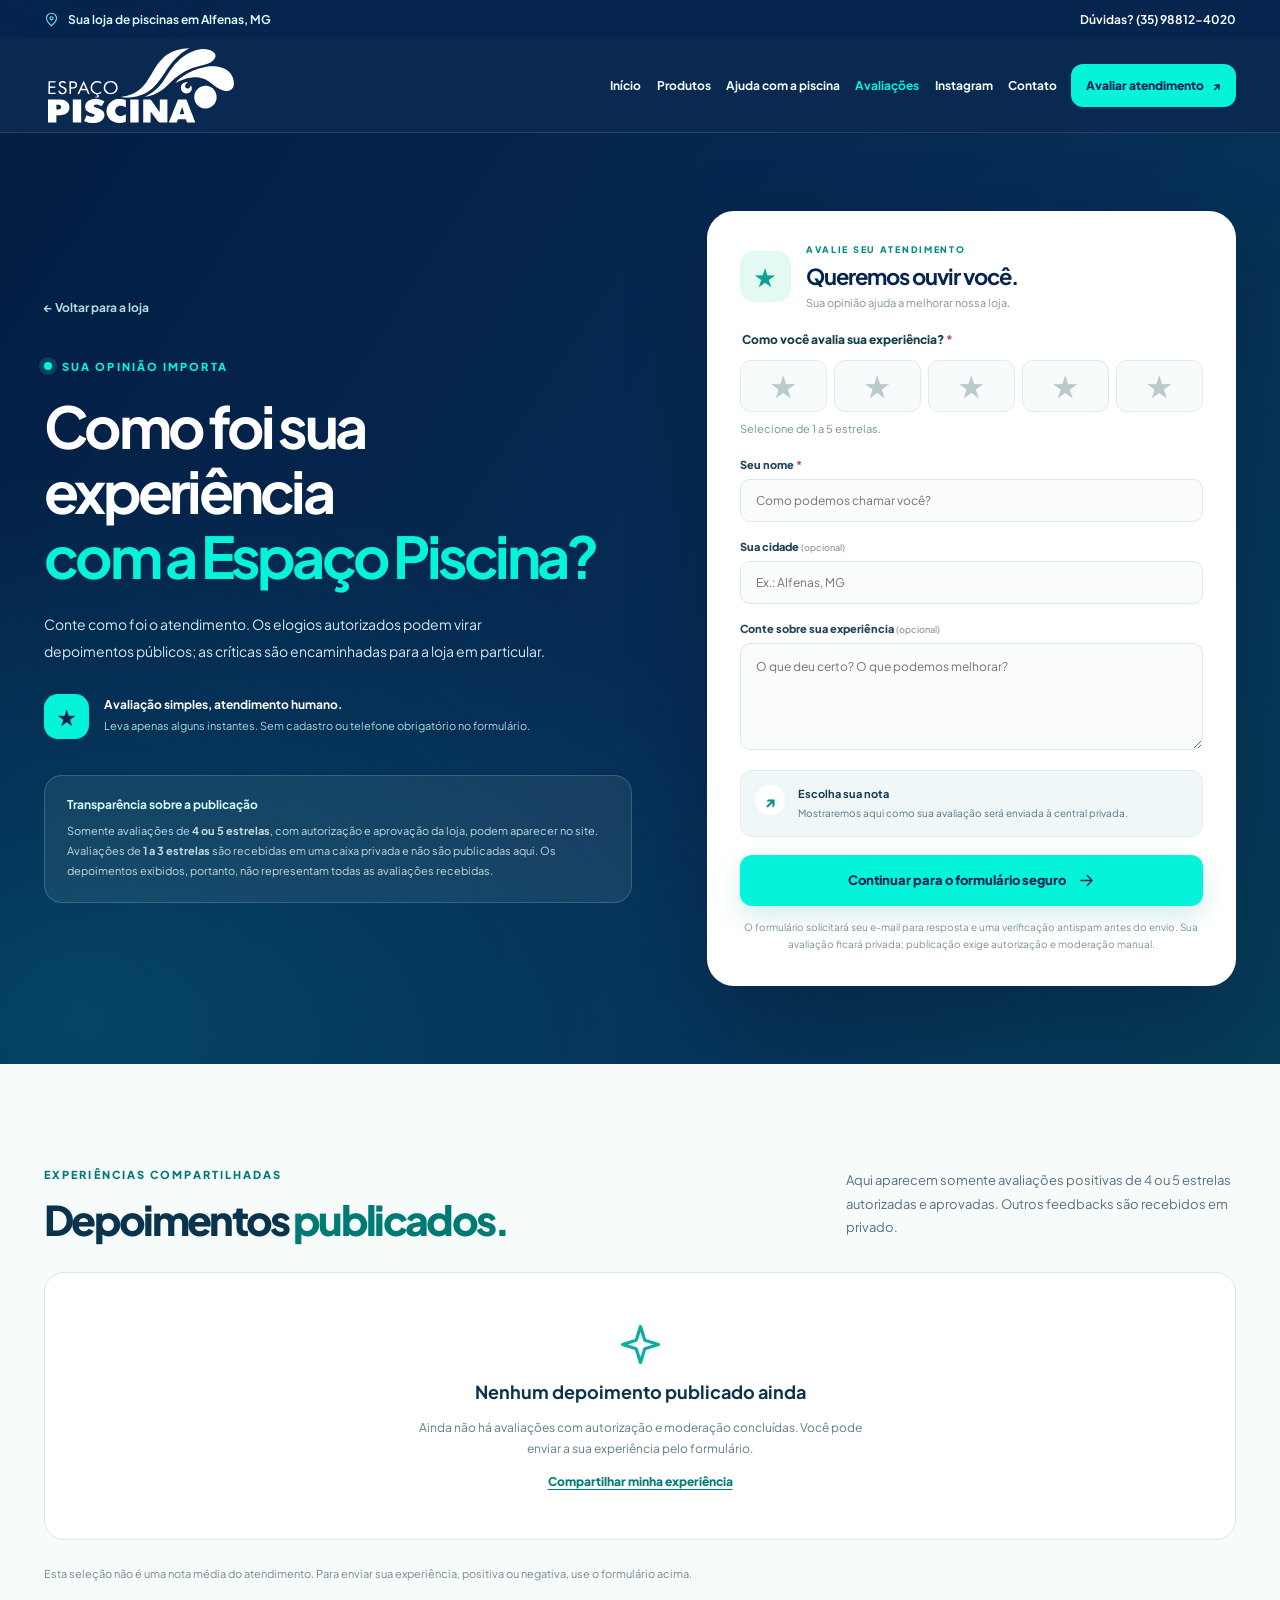
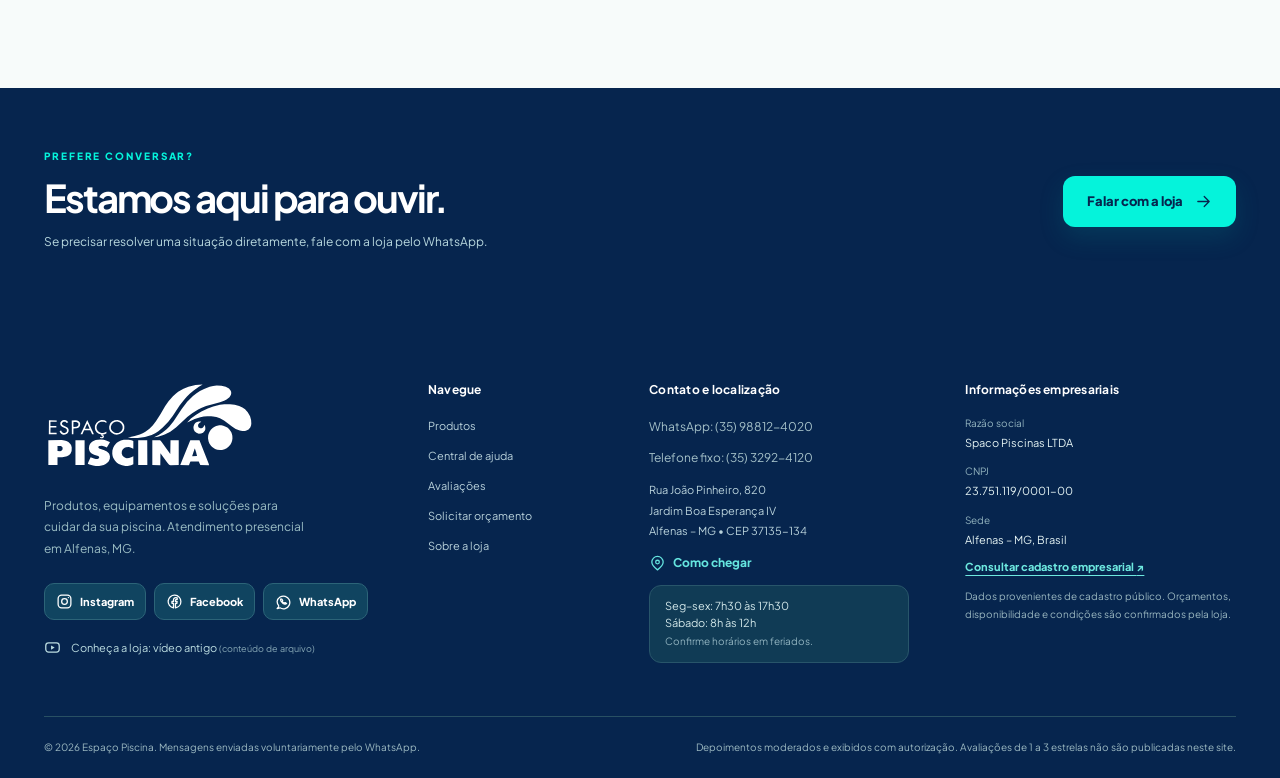
<file: avaliacoes.html>
<!doctype html>
<html lang="pt-BR">
<head>
  <meta charset="utf-8">
  <meta name="viewport" content="width=device-width, initial-scale=1">
  <meta name="referrer" content="no-referrer">
  <meta http-equiv="Content-Security-Policy" content="base-uri 'self'; object-src 'none'; upgrade-insecure-requests; form-action 'self'">
  <meta name="theme-color" content="#06254e">
  <link rel="canonical" href="https://k410sh4.github.io/EspacoPiscinas/avaliacoes.html">
  <meta property="og:url" content="https://k410sh4.github.io/EspacoPiscinas/avaliacoes.html">
  <meta name="description" content="Avalie o atendimento da Espaço Piscina em Alfenas, MG. Compartilhe uma experiência ou envie seu feedback de forma privada para a loja.">
  <meta property="og:title" content="Espaço Piscina | Piscinas e Produtos em Alfenas MG">
  <meta property="og:description" content="Conte como foi seu atendimento. Depoimentos positivos podem ser publicados com sua autorização após moderação; demais feedbacks são privados.">
  <meta property="og:image" content="https://k410sh4.github.io/EspacoPiscinas/assets/fachada-espaco-piscina-3072.png">
  <link rel="icon" type="image/svg+xml" href="./assets/favicon.svg?v=2">
  <link rel="preconnect" href="https://fonts.googleapis.com">
  <link rel="preconnect" href="https://fonts.gstatic.com" crossorigin>
  <link href="https://fonts.googleapis.com/css2?family=DM+Sans:wght@400;500;600;700&amp;family=Plus+Jakarta+Sans:wght@400;500;600;700;800&amp;display=swap" rel="stylesheet">
  <link rel="stylesheet" href="./styles.css">
  <link rel="stylesheet" href="./reviews.css">
  <script defer src="./reviews.js?v=saite-inbox-1"></script>
  <title>Espaço Piscina | Piscinas e Produtos em Alfenas MG</title>
</head>
<body class="reviews-page">
  <svg xmlns="http://www.w3.org/2000/svg" class="svg-library" aria-hidden="true" focusable="false">
    <symbol id="i-wave" viewBox="0 0 24 24"><path d="M2 14c3.3 0 3.3-4 6.7-4s3.3 4 6.6 4 3.4-4 6.7-4M2 20c3.3 0 3.3-4 6.7-4s3.3 4 6.6 4 3.4-4 6.7-4" /></symbol>
    <symbol id="i-droplet" viewBox="0 0 24 24"><path d="M12 2s-7 8-7 13a7 7 0 0 0 14 0c0-5-7-13-7-13Z"/><path d="M9 16a3 3 0 0 0 3 3"/></symbol>
    <symbol id="i-sun" viewBox="0 0 24 24"><circle cx="12" cy="12" r="4"/><path d="M12 2v2m0 16v2M4.9 4.9l1.4 1.4m11.4 11.4 1.4 1.4M2 12h2m16 0h2M4.9 19.1l1.4-1.4M17.7 6.3l1.4-1.4"/></symbol>
    <symbol id="i-filter" viewBox="0 0 24 24"><rect x="5" y="3" width="14" height="18" rx="4"/><path d="M5 9h14M9 15h6m-3-6v12"/></symbol>
    <symbol id="i-pump" viewBox="0 0 24 24"><rect x="3" y="9" width="14" height="10" rx="2"/><path d="M17 12h4v5h-4M7 9V5h7v4M6 19v2m8-2v2M7 14h6"/></symbol>
    <symbol id="i-light" viewBox="0 0 24 24"><path d="M9 18h6m-5 3h4M8.6 14.9a7 7 0 1 1 6.8 0c-1.1.7-1.4 1.5-1.4 3.1h-4c0-1.6-.3-2.4-1.4-3.1Z"/></symbol>
    <symbol id="i-pool" viewBox="0 0 24 24"><path d="M3 17c2.5 0 2.5-2 5-2s2.5 2 5 2 2.5-2 5-2 2.5 2 3 2M3 21c2.5 0 2.5-2 5-2s2.5 2 5 2 2.5-2 5-2 2.5 2 3 2M8 14V4h7v10M8 9h7"/></symbol>
    <symbol id="i-spa" viewBox="0 0 24 24"><path d="M4 12h16v3a6 6 0 0 1-6 6h-4a6 6 0 0 1-6-6v-3ZM7 12V8m5 4V6m5 6V8M3 12h18"/></symbol>
    <symbol id="i-tool" viewBox="0 0 24 24"><path d="M15 5a6 6 0 0 0-7 7L3 17a2.8 2.8 0 0 0 4 4l5-5a6 6 0 0 0 7-7l-4 4-4-4 4-4Z"/></symbol>
    <symbol id="i-bag" viewBox="0 0 24 24"><path d="M4 8h16l-1 13H5L4 8ZM9 9V6a3 3 0 0 1 6 0v3"/></symbol>
    <symbol id="i-arrow" viewBox="0 0 24 24"><path d="M4 12h16m-7-7 7 7-7 7"/></symbol>
    <symbol id="i-check" viewBox="0 0 24 24"><path d="m4 12 5 5L20 6"/></symbol>
    <symbol id="i-close" viewBox="0 0 24 24"><path d="M5 5 19 19M19 5 5 19"/></symbol>
    <symbol id="i-menu" viewBox="0 0 24 24"><path d="M4 7h16M4 12h16M4 17h16"/></symbol>
    <symbol id="i-pin" viewBox="0 0 24 24"><path d="M20 10c0 5-8 12-8 12S4 15 4 10a8 8 0 1 1 16 0Z"/><circle cx="12" cy="10" r="2.5"/></symbol>
    <symbol id="i-phone" viewBox="0 0 24 24"><path d="M6 3h4l1 5-2.5 2.2a15 15 0 0 0 5.3 5.3L16 13l5 1v4a3 3 0 0 1-3 3C10 21 3 14 3 6a3 3 0 0 1 3-3Z"/></symbol>
    <symbol id="i-search" viewBox="0 0 24 24"><circle cx="11" cy="11" r="7"/><path d="m16 16 5 5"/></symbol>
    <symbol id="i-plus" viewBox="0 0 24 24"><path d="M12 5v14M5 12h14"/></symbol>
    <symbol id="i-minus" viewBox="0 0 24 24"><path d="M5 12h14"/></symbol>
    <symbol id="i-sparkle" viewBox="0 0 24 24"><path d="m12 2 2.4 7.6L22 12l-7.6 2.4L12 22l-2.4-7.6L2 12l7.6-2.4L12 2Z"/></symbol>
  </svg>

<a class="skip-link" href="#conteudo">Ir para o conteúdo</a>
<div class="topbar"><div class="container topbar-inner"><span><svg class="icon" aria-hidden="true"><use href="#i-pin"></use></svg> Sua loja de piscinas em Alfenas, MG</span><a href="tel:+5535988124020">Dúvidas? (35) 98812-4020</a></div></div>
<header class="site-header">
  <div class="container header-inner">
    <a class="brand" href="./index.html#inicio" aria-label="Espaço Piscina, voltar ao início"><img class="brand-official-logo" src="./assets/espaco-piscina-logo.svg" alt="Espaço Piscina" width="202" height="84"></a>
    <nav class="nav-desktop" aria-label="Navegação principal">
      <a href="./index.html#inicio">Início</a><a href="./index.html#catalogo">Produtos</a><a href="./suporte.html">Ajuda com a piscina</a><a href="./avaliacoes.html" aria-current="page">Avaliações</a><a href="./instagram.html">Instagram</a><a href="./index.html#contato">Contato</a>
    </nav>
    <div class="header-actions"><a class="review-header-action" href="#avaliar">Avaliar atendimento <span aria-hidden="true">↗</span></a><button type="button" class="menu-trigger" id="menuToggle" aria-label="Abrir menu" aria-controls="mobileNav" aria-expanded="false"><svg class="icon" aria-hidden="true"><use href="#i-menu"></use></svg></button></div>
  </div>
  <nav class="mobile-nav" id="mobileNav" aria-label="Menu para dispositivos móveis" hidden>
    <a href="./index.html#inicio">Início</a><a href="./index.html#catalogo">Produtos</a><a href="./suporte.html">Ajuda com a piscina</a><a href="./avaliacoes.html" aria-current="page">Avaliações</a><a href="./instagram.html">Instagram</a><a href="./index.html#contato">Contato</a>
  </nav>
</header>
<main id="conteudo">
  <section class="review-hero" aria-labelledby="reviewTitle">
    <div class="container review-hero-grid">
      <div class="review-hero-copy">
        <a class="review-back" href="./index.html#inicio">← Voltar para a loja</a>
        <p class="eyebrow"><span class="eyebrow-dot"></span> SUA OPINIÃO IMPORTA</p>
        <h1 id="reviewTitle">Como foi sua experiência <span>com a Espaço Piscina?</span></h1>
        <p>Conte como foi o atendimento. Os elogios autorizados podem virar depoimentos públicos; as críticas são encaminhadas para a loja em particular.</p>
        <div class="review-hero-feature"><span class="review-sparkle" aria-hidden="true">★</span><div><strong>Avaliação simples, atendimento humano.</strong><span>Leva apenas alguns instantes. Sem cadastro ou telefone obrigatório no formulário.</span></div></div>
        <div class="review-transparency">
          <strong>Transparência sobre a publicação</strong>
          <p>Somente avaliações de <b>4 ou 5 estrelas</b>, com autorização e aprovação da loja, podem aparecer no site. Avaliações de <b>1 a 3 estrelas</b> são recebidas em uma caixa privada e não são publicadas aqui. Os depoimentos exibidos, portanto, não representam todas as avaliações recebidas.</p>
        </div>
      </div>
      <div class="review-form-card" id="avaliar">
        <div class="review-form-header"><span class="review-form-icon" aria-hidden="true">★</span><div><p class="eyebrow">AVALIE SEU ATENDIMENTO</p><h2>Queremos ouvir você.</h2><p>Sua opinião ajuda a melhorar nossa loja.</p></div></div>
        <form id="reviewForm" novalidate>
          <fieldset class="rating-fieldset">
            <legend>Como você avalia sua experiência? <span aria-hidden="true">*</span></legend>
            <div class="rating-options" id="ratingOptions">
              <label class="rating-choice"><input type="radio" name="rating" value="1" required><span class="rating-star" aria-hidden="true">★</span><span class="sr-only">1 estrela</span></label>
              <label class="rating-choice"><input type="radio" name="rating" value="2"><span class="rating-star" aria-hidden="true">★</span><span class="sr-only">2 estrelas</span></label>
              <label class="rating-choice"><input type="radio" name="rating" value="3"><span class="rating-star" aria-hidden="true">★</span><span class="sr-only">3 estrelas</span></label>
              <label class="rating-choice"><input type="radio" name="rating" value="4"><span class="rating-star" aria-hidden="true">★</span><span class="sr-only">4 estrelas</span></label>
              <label class="rating-choice"><input type="radio" name="rating" value="5"><span class="rating-star" aria-hidden="true">★</span><span class="sr-only">5 estrelas</span></label>
            </div>
            <p class="rating-feedback" id="ratingFeedback" aria-live="polite">Selecione de 1 a 5 estrelas.</p>
          </fieldset>
          <div class="review-fields">
            <label for="reviewName">Seu nome <span aria-hidden="true">*</span></label>
            <input id="reviewName" name="name" type="text" maxlength="80" autocomplete="name" placeholder="Como podemos chamar você?" required>
            <label for="reviewCity">Sua cidade <small>(opcional)</small></label>
            <input id="reviewCity" name="city" type="text" maxlength="80" autocomplete="address-level2" placeholder="Ex.: Alfenas, MG">
            <label for="reviewComment">Conte sobre sua experiência <small>(opcional)</small></label>
            <textarea id="reviewComment" name="comment" rows="4" maxlength="1200" placeholder="O que deu certo? O que podemos melhorar?"></textarea>
          </div>
          <div class="review-consent" id="reviewConsentBox" hidden>
            <label for="reviewConsent"><input id="reviewConsent" type="checkbox" name="consent"><span>Autorizo que meu nome, cidade (se informada), nota e comentário sejam publicados no site após análise da loja.</span></label>
            <p>Sem autorização, seu elogio será enviado apenas como mensagem privada.</p>
          </div>
          <div class="review-route" id="reviewRoute" aria-live="polite">
            <span aria-hidden="true">↗</span><div><strong>Escolha sua nota</strong><p>Mostraremos aqui como sua avaliação será enviada à central privada.</p></div>
          </div>
          <p class="review-error" id="reviewError" role="alert" hidden></p>
          <button class="btn btn-primary btn-full review-send" type="submit" id="reviewSubmit">Continuar para o formulário seguro <svg class="icon" aria-hidden="true"><use href="#i-arrow"></use></svg></button>
          <p class="review-privacy">O formulário solicitará seu e-mail para resposta e uma verificação antispam antes do envio. Sua avaliação ficará privada; publicação exige autorização e moderação manual.</p>
        </form>
      </div>
    </div>
  </section>
  <section class="section review-public-section" id="depoimentos" aria-labelledby="publicTitle">
    <div class="container">
      <div class="section-heading"><div><p class="eyebrow">EXPERIÊNCIAS COMPARTILHADAS</p><h2 id="publicTitle">Depoimentos <em>publicados.</em></h2></div><p>Aqui aparecem somente avaliações positivas de 4 ou 5 estrelas autorizadas e aprovadas. Outros feedbacks são recebidos em privado.</p></div>
      <div id="reviewList" class="public-review-grid" aria-live="polite" aria-busy="true"><p class="public-review-loading">Consultando depoimentos publicados...</p></div>
      <p class="review-public-note">Esta seleção não é uma nota média do atendimento. Para enviar sua experiência, positiva ou negativa, use o formulário acima.</p>
    </div>
  </section>
  <section class="review-bottom-cta"><div class="container review-bottom-inner"><div><span class="eyebrow">PREFERE CONVERSAR?</span><h2>Estamos aqui para ouvir.</h2><p>Se precisar resolver uma situação diretamente, fale com a loja pelo WhatsApp.</p></div><a class="btn btn-primary" href="https://wa.me/5535988124020?text=Ol%C3%A1%21%20Gostaria%20de%20conversar%20sobre%20um%20atendimento." target="_blank" rel="noopener noreferrer">Falar com a loja <svg class="icon" aria-hidden="true"><use href="#i-arrow"></use></svg></a></div></section>
</main>
<footer class="site-footer"><div class="container footer-top footer-professional">
  <div class="footer-identity">
    <a class="brand brand-footer" href="./index.html#inicio" aria-label="Espaço Piscina, voltar ao início"><img class="brand-official-logo" src="./assets/espaco-piscina-logo.svg" alt="Espaço Piscina" width="202" height="84"></a>
    <p>Produtos, equipamentos e soluções para cuidar da sua piscina. Atendimento presencial em Alfenas, MG.</p>
    <div class="footer-socials" aria-label="Redes sociais e canais da Espaço Piscina">
      <a href="https://www.instagram.com/espacopiscinamg/" target="_blank" rel="noopener noreferrer" aria-label="Instagram da Espaço Piscina (abre em nova aba)"><svg class="footer-social-icon" viewBox="0 0 24 24" aria-hidden="true" fill="none" stroke="currentColor" stroke-width="1.8" stroke-linecap="round"><rect x="3" y="3" width="18" height="18" rx="5"/><circle cx="12" cy="12" r="4"/><circle cx="17.5" cy="6.5" r="1" fill="currentColor" stroke="none"/></svg><span>Instagram</span></a>
      <a href="https://www.facebook.com/espacopiscinamg/" target="_blank" rel="noopener noreferrer" aria-label="Facebook da Espaço Piscina (abre em nova aba)"><svg class="footer-social-icon" viewBox="0 0 24 24" aria-hidden="true" fill="currentColor"><path d="M21 12a9 9 0 1 0-10.4 8.9v-6.3H8.4V12h2.2v-2c0-2.2 1.3-3.4 3.3-3.4.9 0 1.9.2 1.9.2V9h-1.1c-1 0-1.3.6-1.3 1.3V12h2.3l-.4 2.6h-1.9V21A9 9 0 0 0 21 12Z"/></svg><span>Facebook</span></a>
      <a href="https://wa.me/5535988124020" target="_blank" rel="noopener noreferrer" aria-label="WhatsApp da Espaço Piscina (abre em nova aba)"><svg class="footer-social-icon" viewBox="0 0 24 24" aria-hidden="true" fill="none" stroke="currentColor" stroke-width="1.8" stroke-linecap="round" stroke-linejoin="round"><path d="M5.2 19.1 3 22l4-1.1A9 9 0 1 0 3 12c0 2.2.8 4.2 2.2 5.8"/><path d="M8.2 8.4c-.6.6-.5 1.9.3 3.1 1.2 2 3.1 3.5 5.2 4.1 1 .3 2 .1 2.7-.8l-2-1.3-1.2.8c-1.3-.6-2.4-1.5-3.1-2.6l.8-1-1.3-2.2Z"/></svg><span>WhatsApp</span></a>
    </div>
    <a class="footer-history-link" href="https://www.youtube.com/watch?v=EsJdfJQYQ4I" target="_blank" rel="noopener noreferrer"><svg class="footer-social-icon" viewBox="0 0 24 24" aria-hidden="true" fill="none" stroke="currentColor" stroke-width="1.7" stroke-linejoin="round"><rect x="2.5" y="5.5" width="19" height="13" rx="4"/><path d="m10 9 5 3-5 3Z" fill="currentColor" stroke="none"/></svg><span>Conheça a loja: vídeo antigo <small>(conteúdo de arquivo)</small></span></a>
  </div>
  <nav class="footer-links" aria-label="Links úteis">
    <strong>Navegue</strong>
    <a href="./index.html#catalogo">Produtos</a>
    <a href="./suporte.html">Central de ajuda</a>
    <a href="./avaliacoes.html">Avaliações</a>
    <a href="./index.html#orcamento">Solicitar orçamento</a>
    <a href="./index.html#sobre">Sobre a loja</a>
  </nav>
  <div class="footer-contact">
    <strong>Contato e localização</strong>
    <a href="https://wa.me/5535988124020" target="_blank" rel="noopener noreferrer">WhatsApp: (35) 98812-4020</a>
    <a href="tel:+553532924120">Telefone fixo: (35) 3292-4120</a>
    <p>Rua João Pinheiro, 820<br>Jardim Boa Esperança IV<br>Alfenas – MG • CEP 37135-134</p>
    <a class="footer-map-link" href="https://www.google.com/maps/search/?api=1&amp;query=Rua%20Jo%C3%A3o%20Pinheiro%20820%20Alfenas%20MG" target="_blank" rel="noopener noreferrer"><svg class="footer-social-icon" viewBox="0 0 24 24" aria-hidden="true" fill="none" stroke="currentColor" stroke-width="1.8" stroke-linecap="round"><path d="M20 10c0 5-8 11-8 11S4 15 4 10a8 8 0 1 1 16 0Z"/><circle cx="12" cy="10" r="2.6"/></svg><span>Como chegar</span></a>
    <div class="footer-hours"><span>Seg–sex: 7h30 às 17h30</span><span>Sábado: 8h às 12h</span><small>Confirme horários em feriados.</small></div>
  </div>
  <div class="footer-legal">
    <strong>Informações empresariais</strong>
    <dl class="footer-registration">
      <div><dt>Razão social</dt><dd>Spaco Piscinas LTDA</dd></div>
      <div><dt>CNPJ</dt><dd>23.751.119/0001-00</dd></div>
      <div><dt>Sede</dt><dd>Alfenas – MG, Brasil</dd></div>
    </dl>
    <a class="footer-lookup" href="https://cnpj.biz/23751119000100" target="_blank" rel="noopener noreferrer">Consultar cadastro empresarial <span aria-hidden="true">↗</span></a>
    <p class="footer-legal-note">Dados provenientes de cadastro público. Orçamentos, disponibilidade e condições são confirmados pela loja.</p>
  </div>
</div><div class="container footer-bottom"><small>© <span id="reviewYear">2026</span> Espaço Piscina. Mensagens enviadas voluntariamente pelo WhatsApp.</small><small>Depoimentos moderados e exibidos com autorização. Avaliações de 1 a 3 estrelas não são publicadas neste site.</small></div></footer>
</body>
</html>
</file>
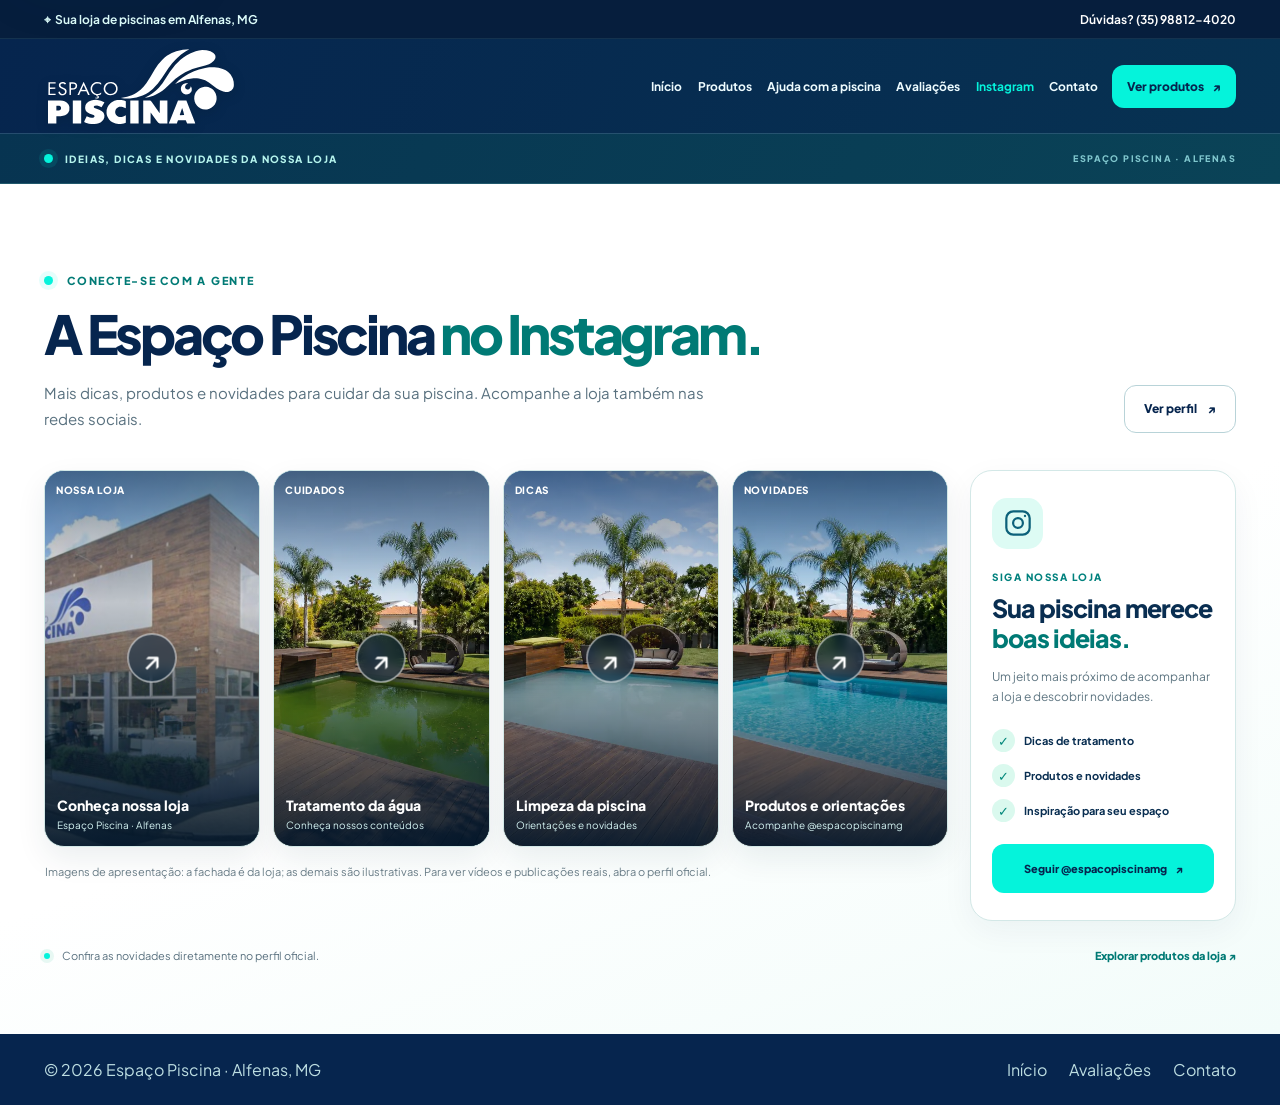
<file: instagram.html>
<!doctype html>
<html lang="pt-BR">
<head>
  <meta charset="utf-8">
  <meta name="viewport" content="width=device-width, initial-scale=1">
  <meta name="referrer" content="no-referrer">
  <meta http-equiv="Content-Security-Policy" content="base-uri 'self'; object-src 'none'; upgrade-insecure-requests; form-action 'self'">
  <meta name="theme-color" content="#06254e">
  <title>Instagram da Espaço Piscina | Dicas e Novidades em Alfenas MG</title>
  <meta name="description" content="Acompanhe o Instagram oficial da Espaço Piscina em Alfenas, MG: novidades, produtos, ideias e conteúdos sobre cuidados com piscinas.">
  <link rel="canonical" href="https://k410sh4.github.io/EspacoPiscinas/instagram.html">
  <meta property="og:type" content="website">
  <meta property="og:locale" content="pt_BR">
  <meta property="og:site_name" content="Espaço Piscina">
  <meta property="og:title" content="Espaço Piscina no Instagram | Alfenas MG">
  <meta property="og:description" content="Conheça a nossa loja e acompanhe os conteúdos publicados em @espacopiscinamg.">
  <meta property="og:image" content="https://k410sh4.github.io/EspacoPiscinas/assets/fachada-espaco-piscina-3072.png">
  <link rel="icon" type="image/svg+xml" href="./assets/favicon.svg?v=2">
  <link rel="preconnect" href="https://fonts.googleapis.com">
  <link rel="preconnect" href="https://fonts.gstatic.com" crossorigin>
  <link href="https://fonts.googleapis.com/css2?family=DM+Sans:wght@400;500;600;700&amp;family=Plus+Jakarta+Sans:wght@400;500;600;700;800&amp;display=swap" rel="stylesheet">
  <link rel="stylesheet" href="./styles.css">
  <link rel="stylesheet" href="./instagram.css">
  <script defer src="./instagram.js"></script>
</head>
<body class="instagram-page">
<a class="skip-link" href="#conteudo">Ir para o conteúdo</a>
<div class="topbar"><div class="container topbar-inner"><span>⌖ &nbsp;Sua loja de piscinas em Alfenas, MG</span><a href="tel:+5535988124020">Dúvidas? (35) 98812-4020</a></div></div>
<header class="site-header">
  <div class="container header-inner">
    <a class="brand" href="./index.html#inicio" aria-label="Espaço Piscina — voltar ao início"><img class="brand-official-logo" src="./assets/espaco-piscina-logo.svg" alt="Espaço Piscina" width="202" height="84"></a>
    <nav class="nav-desktop" aria-label="Navegação principal">
      <a href="./index.html#inicio">Início</a><a href="./index.html#catalogo">Produtos</a><a href="./suporte.html">Ajuda com a piscina</a><a href="./avaliacoes.html">Avaliações</a><a href="./instagram.html" aria-current="page">Instagram</a><a href="./index.html#contato">Contato</a>
    </nav>
    <div class="header-actions"><a class="ig-header-cta" href="./index.html#catalogo">Ver produtos <span aria-hidden="true">↗</span></a>
      <button class="menu-trigger" type="button" id="menuToggle" aria-label="Abrir menu" aria-controls="mobileNav" aria-expanded="false"><svg viewBox="0 0 24 24" aria-hidden="true"><path d="M4 7h16M4 12h16M4 17h16"/></svg></button>
    </div>
  </div>
  <nav class="mobile-nav" id="mobileNav" aria-label="Menu para dispositivos móveis" hidden>
    <a href="./index.html#inicio">Início</a><a href="./index.html#catalogo">Produtos</a><a href="./suporte.html">Ajuda com a piscina</a><a href="./avaliacoes.html">Avaliações</a><a href="./instagram.html" aria-current="page">Instagram</a><a href="./index.html#contato">Contato</a>
  </nav>
</header>
<main id="conteudo">
  <div class="ig-intro"><div class="container"><span class="ig-dot" aria-hidden="true"></span><span>IDEIAS, DICAS E NOVIDADES DA NOSSA LOJA</span><span class="ig-intro-side">ESPAÇO PISCINA · ALFENAS</span></div></div>
  <section class="ig-section" aria-labelledby="ig-title"><div class="container">
    <div class="ig-heading"><div><p class="eyebrow"><span class="ig-dot" aria-hidden="true"></span> CONECTE-SE COM A GENTE</p><h1 id="ig-title">A Espaço Piscina <em>no Instagram.</em></h1><p class="ig-lead">Mais dicas, produtos e novidades para cuidar da sua piscina. Acompanhe a loja também nas redes sociais.</p></div><a class="ig-secondary" href="https://www.instagram.com/espacopiscinamg/" target="_blank" rel="noopener noreferrer">Ver perfil <span aria-hidden="true">↗</span></a></div>
    <div class="ig-layout">
      <div>
        <div class="ig-reels" id="igReels" aria-label="Vitrine de conteúdos da Espaço Piscina">
          <a class="ig-card" href="https://www.instagram.com/espacopiscinamg/" target="_blank" rel="noopener noreferrer" aria-label="Conheça a loja Espaço Piscina no Instagram">
            <img src="./assets/fachada-espaco-piscina-3072.png" alt="Fachada da loja Espaço Piscina em Alfenas, MG" width="540" height="720" loading="eager">
            <span class="ig-card-shade"></span><span class="ig-card-badge">NOSSA LOJA</span><span class="ig-card-icon" aria-hidden="true">↗</span><span class="ig-card-caption"><strong>Conheça nossa loja</strong><small>Espaço Piscina · Alfenas</small></span>
          </a>
          <a class="ig-card" href="https://www.instagram.com/espacopiscinamg/" target="_blank" rel="noopener noreferrer" aria-label="Veja dicas de água e tratamento no Instagram da loja">
            <img src="./assets/problemas/agua-verde.webp" alt="Imagem ilustrativa de piscina com água verde" width="540" height="720" loading="lazy">
            <span class="ig-card-shade"></span><span class="ig-card-badge">CUIDADOS</span><span class="ig-card-icon" aria-hidden="true">↗</span><span class="ig-card-caption"><strong>Tratamento da água</strong><small>Conheça nossos conteúdos</small></span>
          </a>
          <a class="ig-card" href="https://www.instagram.com/espacopiscinamg/" target="_blank" rel="noopener noreferrer" aria-label="Veja ideias de limpeza de piscinas no Instagram da loja">
            <img src="./assets/problemas/agua-turva.webp" alt="Imagem ilustrativa de piscina com água turva" width="540" height="720" loading="lazy">
            <span class="ig-card-shade"></span><span class="ig-card-badge">DICAS</span><span class="ig-card-icon" aria-hidden="true">↗</span><span class="ig-card-caption"><strong>Limpeza da piscina</strong><small>Orientações e novidades</small></span>
          </a>
          <a class="ig-card" href="https://www.instagram.com/espacopiscinamg/" target="_blank" rel="noopener noreferrer" aria-label="Veja novidades e orientações no Instagram da loja">
            <img src="./assets/problemas/ph-alto.webp" alt="Imagem ilustrativa com kit de teste de pH para piscina" width="540" height="720" loading="lazy">
            <span class="ig-card-shade"></span><span class="ig-card-badge">NOVIDADES</span><span class="ig-card-icon" aria-hidden="true">↗</span><span class="ig-card-caption"><strong>Produtos e orientações</strong><small>Acompanhe @espacopiscinamg</small></span>
          </a>
        </div>
        <p class="ig-disclosure" id="igDisclosure">Imagens de apresentação: a fachada é da loja; as demais são ilustrativas. Para ver vídeos e publicações reais, abra o perfil oficial.</p>
      </div>
      <aside class="ig-aside" aria-labelledby="ig-aside-title">
        <span class="ig-aside-icon" aria-hidden="true"><svg viewBox="0 0 24 24"><rect x="2" y="2" width="20" height="20" rx="6"/><circle cx="12" cy="12" r="4.2"/><circle cx="18" cy="6" r="1" fill="currentColor" stroke="none"/></svg></span>
        <p class="ig-aside-kicker">SIGA NOSSA LOJA</p><h2 id="ig-aside-title">Sua piscina merece <em>boas ideias.</em></h2>
        <p>Um jeito mais próximo de acompanhar a loja e descobrir novidades.</p>
        <ul><li><span>✓</span>Dicas de tratamento</li><li><span>✓</span>Produtos e novidades</li><li><span>✓</span>Inspiração para seu espaço</li></ul>
        <a class="ig-button" href="https://www.instagram.com/espacopiscinamg/" target="_blank" rel="noopener noreferrer">Seguir @espacopiscinamg <span aria-hidden="true">↗</span></a>
      </aside>
    </div>
    <div class="ig-bottom"><span><span class="ig-dot" aria-hidden="true"></span> Confira as novidades diretamente no perfil oficial.</span><a href="./index.html#catalogo">Explorar produtos da loja ↗</a></div>
  </div></section>
</main>
<footer class="ig-footer"><div class="container"><span>© 2026 Espaço Piscina · Alfenas, MG</span><nav aria-label="Links úteis"><a href="./index.html">Início</a><a href="./avaliacoes.html">Avaliações</a><a href="./index.html#contato">Contato</a></nav></div></footer>
<dialog class="ig-modal" id="igModal" aria-labelledby="igModalTitle"><div class="ig-modal-head"><h2 id="igModalTitle">Publicação no Instagram</h2><button type="button" class="ig-modal-close" aria-label="Fechar vídeo">×</button></div><div class="ig-modal-content" id="igModalContent"></div><a id="igModalLink" class="ig-modal-external" href="https://www.instagram.com/espacopiscinamg/" target="_blank" rel="noopener noreferrer">Abrir publicação no Instagram ↗</a></dialog>
</body>
</html>
</file>
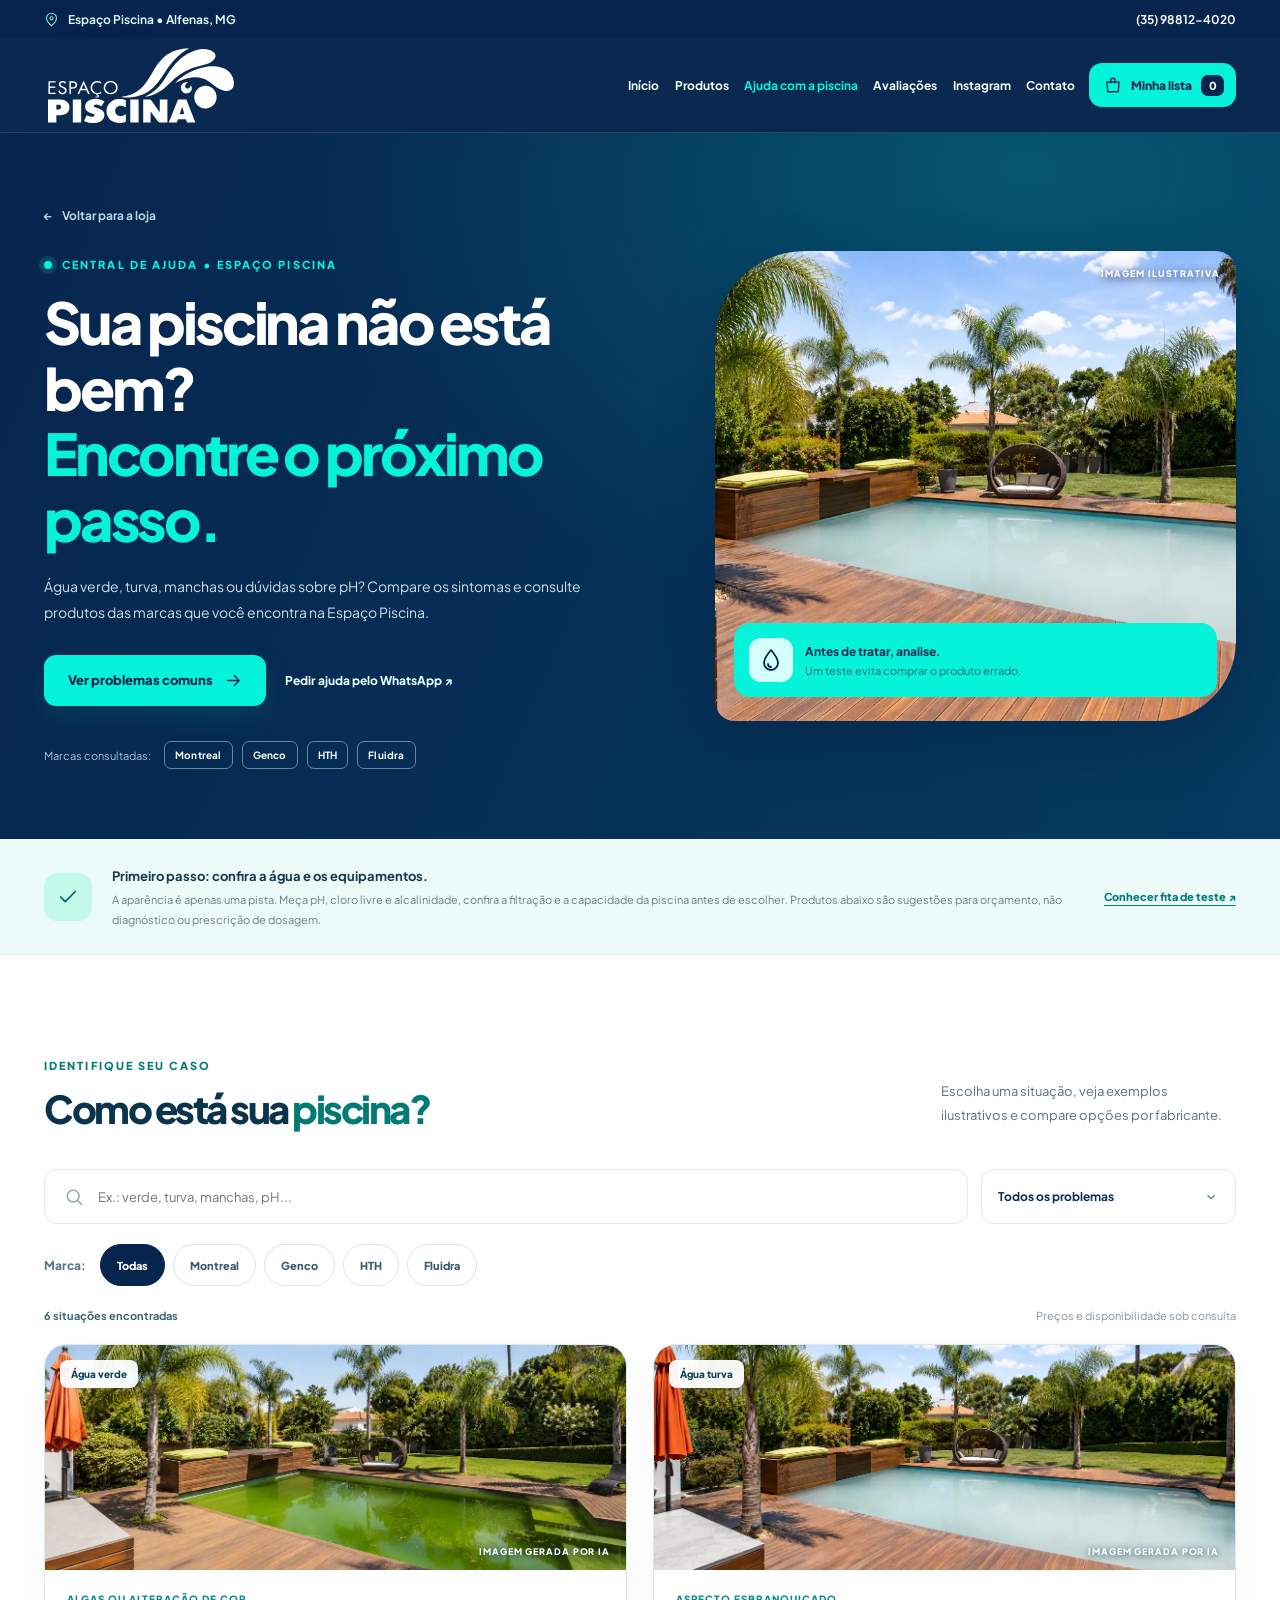
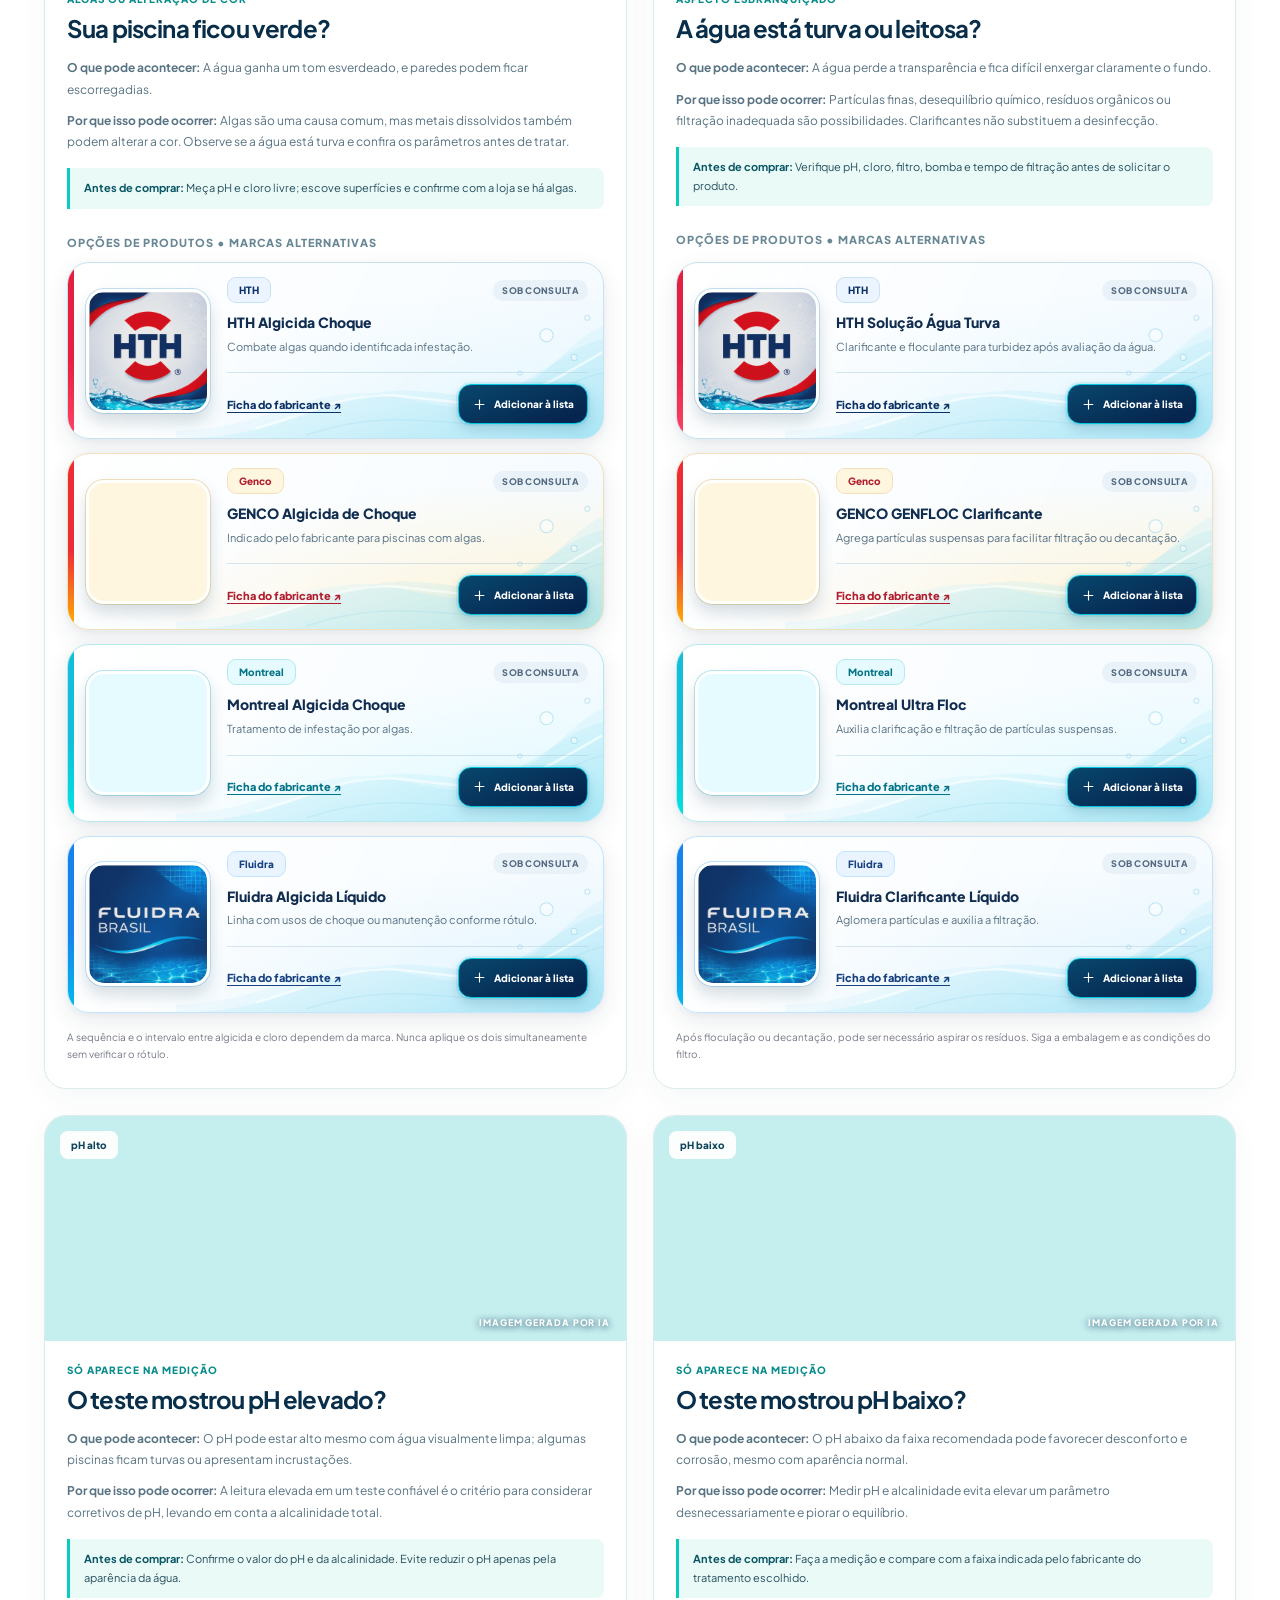
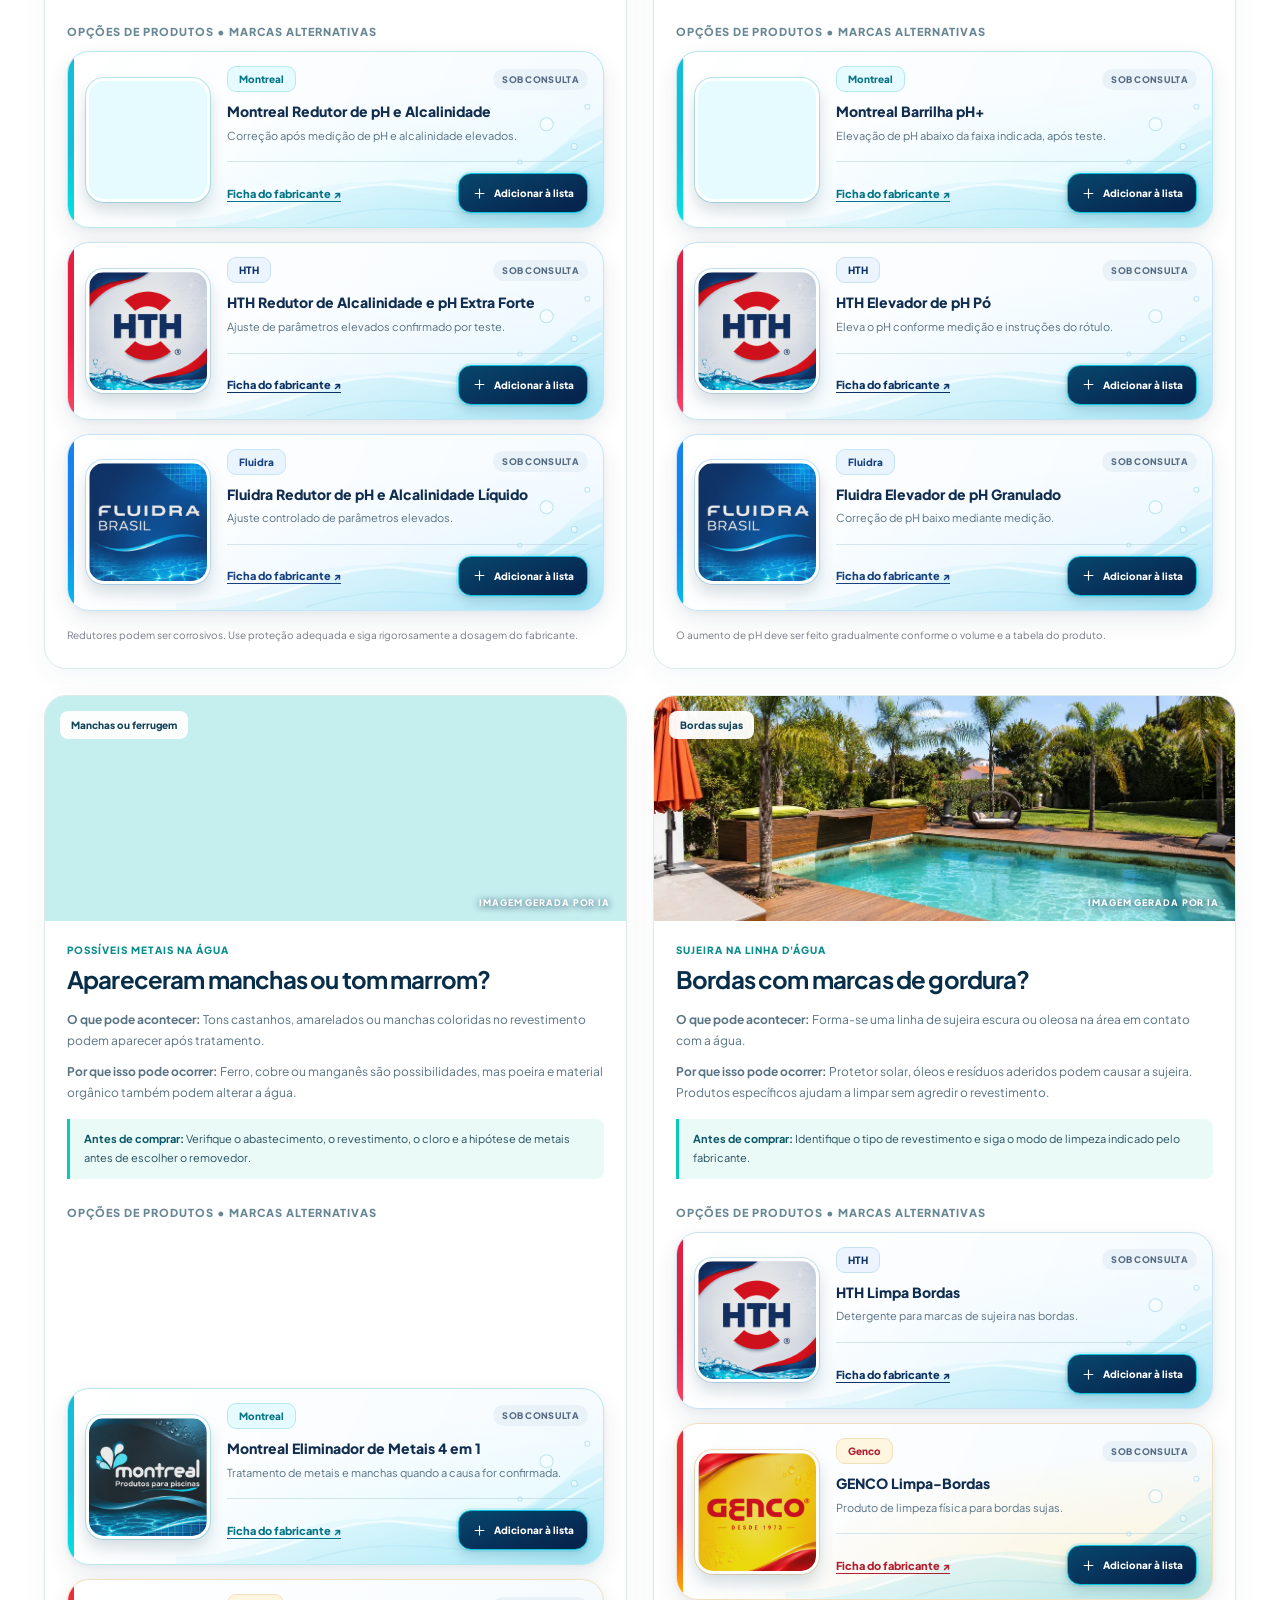
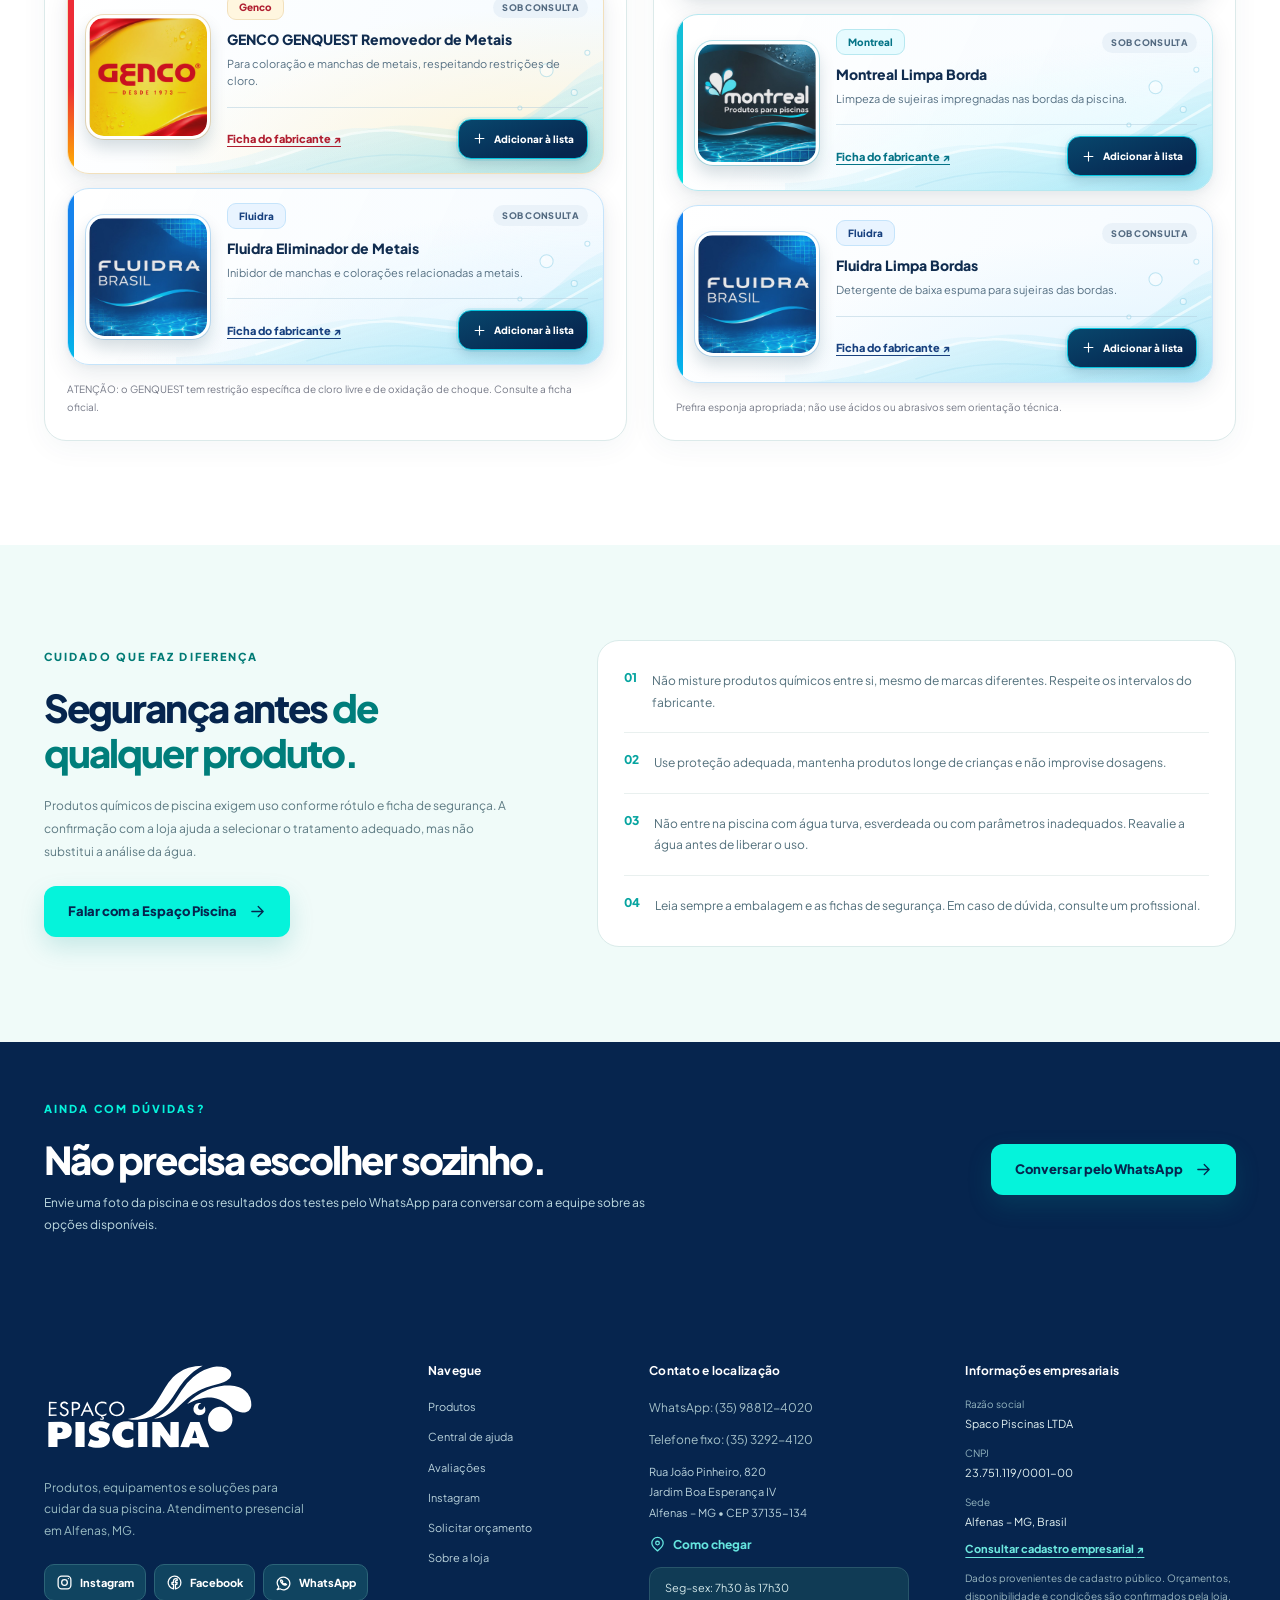
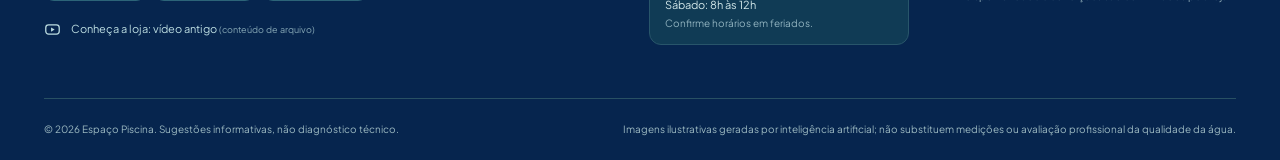
<file: suporte.html>
<!doctype html>
<html lang="pt-BR">
<head>
<meta charset="utf-8">
<meta name="viewport" content="width=device-width,initial-scale=1">
  <meta name="referrer" content="no-referrer">
  <meta http-equiv="Content-Security-Policy" content="base-uri 'self'; object-src 'none'; upgrade-insecure-requests; form-action 'self'">
<meta name="theme-color" content="#06254e">
<link rel="canonical" href="https://k410sh4.github.io/EspacoPiscinas/suporte.html">
<meta property="og:url" content="https://k410sh4.github.io/EspacoPiscinas/suporte.html">
<meta name="description" content="Ajuda para piscina verde, turva, pH alto, pH baixo, manchas e bordas sujas. Compare Montreal, Genco, HTH e Fluidra e peça orçamento à Espaço Piscina de Alfenas.">
<meta property="og:type" content="website">
<meta property="og:title" content="Central de Ajuda | Espaço Piscina Alfenas">
<meta property="og:description" content="Descubra o que pode estar acontecendo com a água e consulte as opções das marcas Montreal, Genco, HTH e Fluidra.">
<meta property="og:image" content="https://k410sh4.github.io/EspacoPiscinas/assets/fachada-espaco-piscina-3072.png">
<link rel="icon" type="image/svg+xml" href="./assets/favicon.svg?v=2">
<link rel="preconnect" href="https://fonts.googleapis.com">
<link rel="preconnect" href="https://fonts.gstatic.com" crossorigin>
<link rel="preconnect" href="https://images.unsplash.com">
<link href="https://fonts.googleapis.com/css2?family=DM+Sans:wght@400;500;600;700&amp;family=Plus+Jakarta+Sans:wght@400;500;600;700;800&amp;display=swap" rel="stylesheet">
<link rel="stylesheet" href="./styles.css">
<link rel="stylesheet" href="./support.css?v=marcas-20261101">
<script defer src="./catalog.js"></script>
<script defer src="./support.js?v=marcas-20261101"></script>
<title>Central de Ajuda | Espaço Piscina Alfenas</title>
</head>
<body class="support-page">
  <svg xmlns="http://www.w3.org/2000/svg" class="svg-library" aria-hidden="true" focusable="false">
    <symbol id="i-wave" viewBox="0 0 24 24"><path d="M2 14c3.3 0 3.3-4 6.7-4s3.3 4 6.6 4 3.4-4 6.7-4M2 20c3.3 0 3.3-4 6.7-4s3.3 4 6.6 4 3.4-4 6.7-4" /></symbol>
    <symbol id="i-droplet" viewBox="0 0 24 24"><path d="M12 2s-7 8-7 13a7 7 0 0 0 14 0c0-5-7-13-7-13Z"/><path d="M9 16a3 3 0 0 0 3 3"/></symbol>
    <symbol id="i-sun" viewBox="0 0 24 24"><circle cx="12" cy="12" r="4"/><path d="M12 2v2m0 16v2M4.9 4.9l1.4 1.4m11.4 11.4 1.4 1.4M2 12h2m16 0h2M4.9 19.1l1.4-1.4M17.7 6.3l1.4-1.4"/></symbol>
    <symbol id="i-filter" viewBox="0 0 24 24"><rect x="5" y="3" width="14" height="18" rx="4"/><path d="M5 9h14M9 15h6m-3-6v12"/></symbol>
    <symbol id="i-pump" viewBox="0 0 24 24"><rect x="3" y="9" width="14" height="10" rx="2"/><path d="M17 12h4v5h-4M7 9V5h7v4M6 19v2m8-2v2M7 14h6"/></symbol>
    <symbol id="i-light" viewBox="0 0 24 24"><path d="M9 18h6m-5 3h4M8.6 14.9a7 7 0 1 1 6.8 0c-1.1.7-1.4 1.5-1.4 3.1h-4c0-1.6-.3-2.4-1.4-3.1Z"/></symbol>
    <symbol id="i-pool" viewBox="0 0 24 24"><path d="M3 17c2.5 0 2.5-2 5-2s2.5 2 5 2 2.5-2 5-2 2.5 2 3 2M3 21c2.5 0 2.5-2 5-2s2.5 2 5 2 2.5-2 5-2 2.5 2 3 2M8 14V4h7v10M8 9h7"/></symbol>
    <symbol id="i-spa" viewBox="0 0 24 24"><path d="M4 12h16v3a6 6 0 0 1-6 6h-4a6 6 0 0 1-6-6v-3ZM7 12V8m5 4V6m5 6V8M3 12h18"/></symbol>
    <symbol id="i-tool" viewBox="0 0 24 24"><path d="M15 5a6 6 0 0 0-7 7L3 17a2.8 2.8 0 0 0 4 4l5-5a6 6 0 0 0 7-7l-4 4-4-4 4-4Z"/></symbol>
    <symbol id="i-bag" viewBox="0 0 24 24"><path d="M4 8h16l-1 13H5L4 8ZM9 9V6a3 3 0 0 1 6 0v3"/></symbol>
    <symbol id="i-arrow" viewBox="0 0 24 24"><path d="M4 12h16m-7-7 7 7-7 7"/></symbol>
    <symbol id="i-check" viewBox="0 0 24 24"><path d="m4 12 5 5L20 6"/></symbol>
    <symbol id="i-close" viewBox="0 0 24 24"><path d="M5 5 19 19M19 5 5 19"/></symbol>
    <symbol id="i-menu" viewBox="0 0 24 24"><path d="M4 7h16M4 12h16M4 17h16"/></symbol>
    <symbol id="i-pin" viewBox="0 0 24 24"><path d="M20 10c0 5-8 12-8 12S4 15 4 10a8 8 0 1 1 16 0Z"/><circle cx="12" cy="10" r="2.5"/></symbol>
    <symbol id="i-phone" viewBox="0 0 24 24"><path d="M6 3h4l1 5-2.5 2.2a15 15 0 0 0 5.3 5.3L16 13l5 1v4a3 3 0 0 1-3 3C10 21 3 14 3 6a3 3 0 0 1 3-3Z"/></symbol>
    <symbol id="i-search" viewBox="0 0 24 24"><circle cx="11" cy="11" r="7"/><path d="m16 16 5 5"/></symbol>
    <symbol id="i-plus" viewBox="0 0 24 24"><path d="M12 5v14M5 12h14"/></symbol>
    <symbol id="i-minus" viewBox="0 0 24 24"><path d="M5 12h14"/></symbol>
    <symbol id="i-sparkle" viewBox="0 0 24 24"><path d="m12 2 2.4 7.6L22 12l-7.6 2.4L12 22l-2.4-7.6L2 12l7.6-2.4L12 2Z"/></symbol>
  </svg>

<a class="skip-link" href="#conteudo">Ir para o conteúdo</a>
<div class="topbar"><div class="container topbar-inner"><span><svg class="icon" aria-hidden="true"><use href="#i-pin"></use></svg> Espaço Piscina • Alfenas, MG</span><a href="tel:+5535988124020">(35) 98812-4020</a></div></div>
<header class="site-header">
 <div class="container header-inner">
 <a class="brand" href="./index.html#inicio" aria-label="Espaço Piscina, voltar ao início"><img class="brand-official-logo" src="./assets/espaco-piscina-logo.svg" alt="Espaço Piscina" width="202" height="84"></a>
 <nav class="nav-desktop" aria-label="Navegação principal"><a href="./index.html#inicio">Início</a><a href="./index.html#catalogo">Produtos</a><a href="./suporte.html" aria-current="page">Ajuda com a piscina</a><a href="./avaliacoes.html">Avaliações</a><a href="./instagram.html">Instagram</a><a href="./index.html#contato">Contato</a></nav>
 <div class="header-actions">
   <button type="button" class="cart-trigger" data-open-cart aria-label="Abrir lista de orçamento"><svg class="icon" aria-hidden="true"><use href="#i-bag"></use></svg><span>Minha lista</span><span class="cart-counter" data-cart-count>0</span></button>
   <button type="button" class="menu-trigger" id="menuToggle" aria-label="Abrir menu" aria-controls="mobileNav" aria-expanded="false"><svg class="icon" aria-hidden="true"><use href="#i-menu"></use></svg></button>
 </div>
 </div>
 <nav class="mobile-nav" id="mobileNav" aria-label="Menu para dispositivos móveis" hidden>
 <a href="./index.html#inicio">Início</a><a href="./index.html#catalogo">Produtos</a><a href="./suporte.html" aria-current="page">Ajuda com a piscina</a><a href="./avaliacoes.html">Avaliações</a><a href="./instagram.html">Instagram</a><a href="./index.html#contato">Contato</a>
 </nav>
</header>
<main id="conteudo">
<section class="support-hero" aria-labelledby="supportTitle">
 <div class="container support-hero-grid">
   <div class="support-hero-copy">
     <a class="support-breadcrumb" href="./index.html#inicio"><span aria-hidden="true">←</span> Voltar para a loja</a>
     <p class="eyebrow"><span class="eyebrow-dot"></span> CENTRAL DE AJUDA • ESPAÇO PISCINA</p>
     <h1 id="supportTitle">Sua piscina não está bem? <span>Encontre o próximo passo.</span></h1>
     <p>Água verde, turva, manchas ou dúvidas sobre pH? Compare os sintomas e consulte produtos das marcas que você encontra na Espaço Piscina.</p>
     <div class="support-hero-actions"><a href="#situacoes" class="btn btn-primary">Ver problemas comuns <svg class="icon" aria-hidden="true"><use href="#i-arrow"></use></svg></a><a href="https://wa.me/5535988124020?text=Ol%C3%A1%21%20Quero%20ajuda%20para%20identificar%20um%20problema%20na%20minha%20piscina.%20Posso%20enviar%20uma%20foto%20e%20as%20medidas%20da%20%C3%A1gua%3F" target="_blank" rel="noopener noreferrer" class="support-hero-secondary">Pedir ajuda pelo WhatsApp <span aria-hidden="true">↗</span></a></div>
     <div class="support-brand-row"><span>Marcas consultadas:</span><strong>Montreal</strong><strong>Genco</strong><strong>HTH</strong><strong>Fluidra</strong></div>
   </div>
   <div class="support-hero-visual">
     <img src="./assets/problemas/agua-turva.webp" width="720" height="630" alt="Piscina com água turva em ambiente residencial; imagem ilustrativa gerada por IA" fetchpriority="high">
     <div class="support-hero-photolabel">IMAGEM ILUSTRATIVA</div>
     <div class="support-hero-floating"><svg class="icon" aria-hidden="true"><use href="#i-droplet"></use></svg><div><strong>Antes de tratar, analise.</strong><span>Um teste evita comprar o produto errado.</span></div></div>
   </div>
 </div>
</section>
<section class="support-intro">
 <div class="container support-intro-grid">
  <div class="support-intro-icon"><svg class="icon" aria-hidden="true"><use href="#i-check"></use></svg></div>
  <div><strong>Primeiro passo: confira a água e os equipamentos.</strong><p>A aparência é apenas uma pista. Meça pH, cloro livre e alcalinidade, confira a filtração e a capacidade da piscina antes de escolher. Produtos abaixo são sugestões para orçamento, não diagnóstico ou prescrição de dosagem.</p></div>
  <a href="https://hth.com.br/produtos/fita-teste" target="_blank" rel="noopener noreferrer">Conhecer fita de teste <span aria-hidden="true">↗</span></a>
 </div>
</section>
<section class="section support-cases" id="situacoes" aria-labelledby="casesTitle">
 <div class="container">
  <div class="section-heading support-heading"><div><p class="eyebrow">IDENTIFIQUE SEU CASO</p><h2 id="casesTitle">Como está sua <em>piscina?</em></h2></div><p>Escolha uma situação, veja exemplos ilustrativos e compare opções por fabricante.</p></div>
  <div class="support-toolbar">
   <label class="search-field" for="supportSearch"><svg class="icon" aria-hidden="true"><use href="#i-search"></use></svg><span class="sr-only">Buscar problema</span><input type="search" id="supportSearch" placeholder="Ex.: verde, turva, manchas, pH..." autocomplete="off"></label>
   <label class="select-field" for="supportType"><span class="sr-only">Filtrar por tipo de problema</span><select id="supportType"><option value="todos">Todos os problemas</option><option value="agua">Aparência da água</option><option value="equilibrio">pH e equilíbrio</option><option value="manchas">Manchas e metais</option><option value="limpeza">Bordas e limpeza</option></select></label>
  </div>
  <div class="support-brand-filter" role="group" aria-label="Filtrar produtos pela marca">
   <span>Marca:</span>
   <button type="button" data-brand="Todas" aria-pressed="true" class="is-selected">Todas</button>
   <button type="button" data-brand="Montreal" aria-pressed="false">Montreal</button>
   <button type="button" data-brand="Genco" aria-pressed="false">Genco</button>
   <button type="button" data-brand="HTH" aria-pressed="false">HTH</button>
   <button type="button" data-brand="Fluidra" aria-pressed="false">Fluidra</button>
  </div>
  <div class="support-results-row"><p id="supportResults" role="status" aria-live="polite">Carregando situações...</p><span>Preços e disponibilidade sob consulta</span></div>
  <div id="supportGrid" class="support-grid" aria-label="Problemas comuns e produtos relacionados"></div>
  <div id="supportEmpty" class="support-empty" hidden><h3>Nenhum resultado com esses filtros</h3><p>Tente outra busca ou retorne a todas as marcas.</p><button type="button" id="resetSupportFilters" class="btn btn-primary">Limpar filtros</button></div>
  <noscript><p>Para usar filtros e adicionar produtos à lista, habilite JavaScript. Você ainda pode <a href="https://wa.me/5535988124020">conversar com a loja no WhatsApp</a>.</p></noscript>
 </div>
</section>
<section class="support-safety" aria-labelledby="safeTitle"><div class="container support-safety-grid">
 <div><p class="eyebrow">CUIDADO QUE FAZ DIFERENÇA</p><h2 id="safeTitle">Segurança antes <em>de qualquer produto.</em></h2><p>Produtos químicos de piscina exigem uso conforme rótulo e ficha de segurança. A confirmação com a loja ajuda a selecionar o tratamento adequado, mas não substitui a análise da água.</p>
 <a class="btn btn-primary" href="https://wa.me/5535988124020?text=Ol%C3%A1%21%20Preciso%20de%20orienta%C3%A7%C3%A3o%20sobre%20um%20tratamento%20seguro%20para%20minha%20piscina." target="_blank" rel="noopener noreferrer">Falar com a Espaço Piscina <svg class="icon" aria-hidden="true"><use href="#i-arrow"></use></svg></a></div>
 <div class="support-checklist">
  <div><span>01</span><p>Não misture produtos químicos entre si, mesmo de marcas diferentes. Respeite os intervalos do fabricante.</p></div>
  <div><span>02</span><p>Use proteção adequada, mantenha produtos longe de crianças e não improvise dosagens.</p></div>
  <div><span>03</span><p>Não entre na piscina com água turva, esverdeada ou com parâmetros inadequados. Reavalie a água antes de liberar o uso.</p></div>
  <div><span>04</span><p>Leia sempre a embalagem e as fichas de segurança. Em caso de dúvida, consulte um profissional.</p></div>
 </div>
</div></section>
<section class="support-final-cta" aria-labelledby="finalTitle"><div class="container support-final-inner"><div><p class="eyebrow">AINDA COM DÚVIDAS?</p><h2 id="finalTitle">Não precisa escolher sozinho.</h2><p>Envie uma foto da piscina e os resultados dos testes pelo WhatsApp para conversar com a equipe sobre as opções disponíveis.</p></div><a class="btn btn-primary" href="https://wa.me/5535988124020?text=Ol%C3%A1%21%20Quero%20enviar%20uma%20foto%20da%20minha%20piscina%20e%20pedir%20um%20or%C3%A7amento." target="_blank" rel="noopener noreferrer">Conversar pelo WhatsApp <svg class="icon" aria-hidden="true"><use href="#i-arrow"></use></svg></a></div></section>
</main>
<footer class="site-footer"><div class="container footer-top footer-professional">
  <div class="footer-identity">
    <a class="brand brand-footer" href="./index.html#inicio" aria-label="Espaço Piscina, voltar ao início"><img class="brand-official-logo" src="./assets/espaco-piscina-logo.svg" alt="Espaço Piscina" width="202" height="84"></a>
    <p>Produtos, equipamentos e soluções para cuidar da sua piscina. Atendimento presencial em Alfenas, MG.</p>
    <div class="footer-socials" aria-label="Redes sociais e canais da Espaço Piscina">
      <a href="https://www.instagram.com/espacopiscinamg/" target="_blank" rel="noopener noreferrer" aria-label="Instagram da Espaço Piscina (abre em nova aba)"><svg class="footer-social-icon" viewBox="0 0 24 24" aria-hidden="true" fill="none" stroke="currentColor" stroke-width="1.8" stroke-linecap="round"><rect x="3" y="3" width="18" height="18" rx="5"/><circle cx="12" cy="12" r="4"/><circle cx="17.5" cy="6.5" r="1" fill="currentColor" stroke="none"/></svg><span>Instagram</span></a>
      <a href="https://www.facebook.com/espacopiscinamg/" target="_blank" rel="noopener noreferrer" aria-label="Facebook da Espaço Piscina (abre em nova aba)"><svg class="footer-social-icon" viewBox="0 0 24 24" aria-hidden="true" fill="currentColor"><path d="M21 12a9 9 0 1 0-10.4 8.9v-6.3H8.4V12h2.2v-2c0-2.2 1.3-3.4 3.3-3.4.9 0 1.9.2 1.9.2V9h-1.1c-1 0-1.3.6-1.3 1.3V12h2.3l-.4 2.6h-1.9V21A9 9 0 0 0 21 12Z"/></svg><span>Facebook</span></a>
      <a href="https://wa.me/5535988124020" target="_blank" rel="noopener noreferrer" aria-label="WhatsApp da Espaço Piscina (abre em nova aba)"><svg class="footer-social-icon" viewBox="0 0 24 24" aria-hidden="true" fill="none" stroke="currentColor" stroke-width="1.8" stroke-linecap="round" stroke-linejoin="round"><path d="M5.2 19.1 3 22l4-1.1A9 9 0 1 0 3 12c0 2.2.8 4.2 2.2 5.8"/><path d="M8.2 8.4c-.6.6-.5 1.9.3 3.1 1.2 2 3.1 3.5 5.2 4.1 1 .3 2 .1 2.7-.8l-2-1.3-1.2.8c-1.3-.6-2.4-1.5-3.1-2.6l.8-1-1.3-2.2Z"/></svg><span>WhatsApp</span></a>
    </div>
    <a class="footer-history-link" href="https://www.youtube.com/watch?v=EsJdfJQYQ4I" target="_blank" rel="noopener noreferrer"><svg class="footer-social-icon" viewBox="0 0 24 24" aria-hidden="true" fill="none" stroke="currentColor" stroke-width="1.7" stroke-linejoin="round"><rect x="2.5" y="5.5" width="19" height="13" rx="4"/><path d="m10 9 5 3-5 3Z" fill="currentColor" stroke="none"/></svg><span>Conheça a loja: vídeo antigo <small>(conteúdo de arquivo)</small></span></a>
  </div>
  <nav class="footer-links" aria-label="Links úteis">
    <strong>Navegue</strong>
    <a href="./index.html#catalogo">Produtos</a>
    <a href="./suporte.html">Central de ajuda</a>
    <a href="./avaliacoes.html">Avaliações</a><a href="./instagram.html">Instagram</a>
    <a href="./index.html#orcamento">Solicitar orçamento</a>
    <a href="./index.html#sobre">Sobre a loja</a>
  </nav>
  <div class="footer-contact">
    <strong>Contato e localização</strong>
    <a href="https://wa.me/5535988124020" target="_blank" rel="noopener noreferrer">WhatsApp: (35) 98812-4020</a>
    <a href="tel:+553532924120">Telefone fixo: (35) 3292-4120</a>
    <p>Rua João Pinheiro, 820<br>Jardim Boa Esperança IV<br>Alfenas – MG • CEP 37135-134</p>
    <a class="footer-map-link" href="https://www.google.com/maps/search/?api=1&amp;query=Rua%20Jo%C3%A3o%20Pinheiro%20820%20Alfenas%20MG" target="_blank" rel="noopener noreferrer"><svg class="footer-social-icon" viewBox="0 0 24 24" aria-hidden="true" fill="none" stroke="currentColor" stroke-width="1.8" stroke-linecap="round"><path d="M20 10c0 5-8 11-8 11S4 15 4 10a8 8 0 1 1 16 0Z"/><circle cx="12" cy="10" r="2.6"/></svg><span>Como chegar</span></a>
    <div class="footer-hours"><span>Seg–sex: 7h30 às 17h30</span><span>Sábado: 8h às 12h</span><small>Confirme horários em feriados.</small></div>
  </div>
  <div class="footer-legal">
    <strong>Informações empresariais</strong>
    <dl class="footer-registration">
      <div><dt>Razão social</dt><dd>Spaco Piscinas LTDA</dd></div>
      <div><dt>CNPJ</dt><dd>23.751.119/0001-00</dd></div>
      <div><dt>Sede</dt><dd>Alfenas – MG, Brasil</dd></div>
    </dl>
    <a class="footer-lookup" href="https://cnpj.biz/23751119000100" target="_blank" rel="noopener noreferrer">Consultar cadastro empresarial <span aria-hidden="true">↗</span></a>
    <p class="footer-legal-note">Dados provenientes de cadastro público. Orçamentos, disponibilidade e condições são confirmados pela loja.</p>
  </div>
</div><div class="container footer-bottom"><small>© <span id="supportYear">2026</span> Espaço Piscina. Sugestões informativas, não diagnóstico técnico.</small><small>Imagens ilustrativas geradas por inteligência artificial; não substituem medições ou avaliação profissional da qualidade da água.</small></div></footer>
<div id="drawerBackdrop" class="drawer-backdrop" hidden></div>
<aside class="cart-drawer" id="cartDrawer" role="dialog" aria-modal="true" aria-labelledby="cartTitle" hidden tabindex="-1">
 <div class="drawer-header"><div><p class="eyebrow">SEU PEDIDO</p><h2 id="cartTitle">Lista de orçamento</h2></div><button type="button" class="icon-button" id="closeCart" aria-label="Fechar lista"><svg class="icon" aria-hidden="true"><use href="#i-close"></use></svg></button></div>
 <p class="drawer-description">Lista compartilhada com a página principal. Produtos, valores e compatibilidade são confirmados pela loja.</p>
 <div id="cartItems" class="cart-items"></div>
 <div class="drawer-footer"><p class="drawer-summary" id="cartSummary"></p><button type="button" class="btn btn-primary btn-full" id="sendQuote">Pedir orçamento no WhatsApp <svg class="icon" aria-hidden="true"><use href="#i-arrow"></use></svg></button><small>Sem pagamento pelo site. Confira as orientações de cada marca antes de usar.</small></div>
</aside>
<div class="toast" id="toast" role="status" aria-live="polite" aria-atomic="true" hidden></div>
</body>
</html>
</file>
<file: styles.css>
:root{--navy:#06254e;--ink:#092e51;--muted:#59717f;--aqua:#05f3db;--aqua-dark:#007a75;--aqua-pale:#d8fff9;--sand:#f0fcfa;--line:#d3e8e7;--white:#fff;--radius:22px;--shadow:0 22px 60px rgba(9,47,69,.11);--font:'Plus Jakarta Sans',system-ui,-apple-system,BlinkMacSystemFont,'Segoe UI',sans-serif}
*,*::before,*::after{box-sizing:border-box}
html{scroll-behavior:smooth;scroll-padding-top:104px}
body{margin:0;color:var(--ink);background:var(--white);font-family:var(--font);-webkit-font-smoothing:antialiased}
body.no-scroll{overflow:hidden}
[hidden]{display:none!important}
a{color:inherit;text-decoration:none}
button,input,select,textarea{font:inherit}
button{cursor:pointer}
button:disabled{cursor:not-allowed}
img{display:block;max-width:100%}
svg{fill:none;stroke:currentColor;stroke-width:1.8;stroke-linecap:round;stroke-linejoin:round}
.icon{width:22px;height:22px;display:inline-block;flex:none}
.svg-library{position:absolute;width:0;height:0;overflow:hidden}
.container{width:min(1192px,calc(100% - 64px));margin-inline:auto}
.sr-only{position:absolute;inline-size:1px;block-size:1px;padding:0;margin:-1px;overflow:hidden;clip:rect(0,0,0,0);white-space:nowrap;border:0}
.skip-link{position:fixed;z-index:200;top:-80px;left:16px;padding:12px 18px;background:#fff;border-radius:10px;box-shadow:var(--shadow)}
.skip-link:focus{top:14px}
:focus-visible{outline:3px solid #ffb73d;outline-offset:4px}
.topbar{background:#06254e;color:#ddfdfb;font-size:12px;font-weight:650}
.topbar-inner{display:flex;justify-content:space-between;align-items:center;min-height:38px;gap:15px}
.topbar-inner span,.topbar-inner a{display:inline-flex;gap:9px;align-items:center}
.topbar .icon{height:15px;width:15px;color:#73e3da}
.topbar a{color:#fff;transition:opacity .2s}
.topbar a:hover{opacity:.8}
.site-header{position:sticky;top:0;z-index:40;background:rgba(5,243,219,.97);backdrop-filter:blur(16px);border-bottom:1px solid #eef2f2}
.header-inner{min-height:86px;display:flex;align-items:center;justify-content:space-between;gap:24px}
.brand{display:inline-flex;align-items:center;gap:10px;flex:none}
.brand-symbol{width:46px;height:46px;border-radius:16px 16px 16px 5px;display:grid;place-items:center;background:linear-gradient(135deg,#14d2c6,#0796b9);color:white;box-shadow:0 6px 20px rgba(3,157,163,.22);transform:rotate(-5deg)}
.brand-symbol .icon{width:29px;height:29px;stroke-width:2.5;transform:rotate(5deg)}
.brand-text{display:flex;flex-direction:column;color:#12374d;font-size:22px;font-weight:800;line-height:1.04;letter-spacing:-.095em}
.brand-text>span{color:var(--aqua-dark)}
.brand-text small{font-size:8px;letter-spacing:.26em;color:#7b9099;margin-top:5px;font-weight:800}
.nav-desktop{display:flex;align-items:center;gap:31px;margin-left:auto}
.nav-desktop a{color:#06254e;font-size:13px;font-weight:700;transition:color .18s}
.nav-desktop a:hover,.nav-desktop a:focus-visible{color:#0b5f70;text-decoration:underline;text-underline-offset:6px}
.header-actions{display:flex;gap:12px;align-items:center}
.cart-trigger{background:var(--navy);color:white;border:0;min-height:44px;border-radius:13px;display:inline-flex;align-items:center;gap:9px;padding:8px 12px 8px 15px;white-space:nowrap;font-size:12px;font-weight:800;transition:background .2s,transform .2s}
.cart-trigger:hover{background:#15536c;transform:translateY(-2px)}
.cart-trigger .icon{width:18px;height:18px}
.cart-counter{background:var(--aqua);color:var(--navy);border-radius:7px;min-width:23px;padding:4px 5px;font-size:11px}
.menu-trigger{display:none;background:none;border:1px solid var(--line);border-radius:12px;width:43px;height:43px;align-items:center;justify-content:center}
.mobile-nav{display:none;background:white;padding:10px 24px 22px;border-top:1px solid var(--line)}
.mobile-nav a{display:block;padding:13px 0;font-size:15px;font-weight:700;border-bottom:1px solid #edf4f2}
.hero{position:relative;overflow:hidden;background:radial-gradient(ellipse at 78% 10%,rgba(0,131,152,.25),transparent 52%),linear-gradient(118deg,#05204a 0%,#062b55 63%,#073961 100%)}
.hero-grid{min-height:626px;display:grid;grid-template-columns:minmax(0,1.02fr) minmax(0,.98fr);align-items:center;gap:58px;padding-block:62px 66px;position:relative;z-index:1}
.hero-copy{padding-bottom:5px}
.eyebrow{display:flex;align-items:center;gap:10px;color:var(--aqua-dark);font-size:11px;font-weight:800;letter-spacing:.19em;text-transform:uppercase;margin:0 0 22px}
.eyebrow-dot{width:8px;height:8px;background:var(--aqua);border-radius:50%;box-shadow:0 0 0 5px #d5f5ef}
.hero h1,.section h2,.quote-section h2,.contact-section h2{font-size:clamp(39px,4.6vw,67px);font-weight:800;letter-spacing:-.065em;line-height:1.13;margin:0;color:#0a344c}
.hero h1 span{color:var(--aqua);display:block}
.hero-description{font-size:16px;line-height:1.9;color:#d2ecee;max-width:490px;margin:26px 0 27px}
.hero-actions{display:flex;gap:24px;align-items:center;flex-wrap:wrap}
.btn{display:inline-flex;align-items:center;justify-content:center;gap:12px;min-height:51px;padding:13px 23px;border-radius:12px;border:1px solid transparent;font-size:13px;font-weight:800;line-height:1.3;text-align:center;transition:transform .2s,box-shadow .2s,background .2s,color .2s}
.btn .icon{width:17px;height:17px}
.btn:hover{transform:translateY(-2px)}
.btn-primary{color:var(--navy);background:var(--aqua);box-shadow:0 10px 24px rgba(0,150,147,.18)}
.btn-primary:hover{background:#00d6c6;box-shadow:0 14px 29px rgba(0,150,147,.24)}
.btn-text{color:var(--navy);padding-inline:0;box-shadow:none}
.btn-text:hover{color:var(--aqua-dark)}
.btn-outline{border-color:#b8d3d8;color:var(--navy);background:transparent}
.btn-outline:hover{background:#e7f8f7}
.btn-full{width:100%}
.hero-note{display:flex;gap:12px;align-items:center;margin-top:45px}
.avatar-mark{display:grid;place-items:center;width:39px;height:39px;background:#d9f4ef;color:#088b89;border-radius:50%}
.avatar-mark .icon{width:20px}
.hero-note div{display:flex;flex-direction:column;gap:5px}
.hero-note strong{font-size:12px;color:#2a4757}
.hero-note small{color:#82939d;font-size:11px}
.hero-visual{height:555px;position:relative;border-radius:110px 30px 100px 30px;overflow:hidden;isolation:isolate;box-shadow:0 30px 60px rgba(2,85,103,.16)}
.hero-visual>img{width:100%;height:100%;object-fit:cover;object-position:center}
.hero-photo-shade{position:absolute;inset:0;background:linear-gradient(180deg,transparent 65%,rgba(0,30,52,.47))}
.hero-float{position:absolute;left:22px;bottom:30px;display:flex;align-items:center;gap:12px;padding:17px 18px;background:rgba(255,255,255,.96);border-radius:17px;box-shadow:0 18px 30px rgba(5,47,65,.12);max-width:calc(100% - 44px)}
.float-symbol{display:grid;place-items:center;width:43px;height:43px;border-radius:13px;background:#fff0d9;color:#edaa3e}
.hero-float div{display:flex;flex-direction:column;gap:5px}
.hero-float strong{font-size:12px}
.hero-float span:not(.float-symbol){color:#758a91;font-size:10px}
.hero-caption{position:absolute;top:26px;right:26px;color:#fff;text-shadow:0 2px 8px #333;font-size:9px;letter-spacing:.12em;font-weight:800}
.hero-decor{position:absolute;width:470px;height:470px;border:1px solid rgba(5,243,219,.23);border-radius:50%;bottom:-360px;left:-250px;box-shadow:0 0 0 68px rgba(142,219,210,.1),0 0 0 140px rgba(142,219,210,.06)}
.trust-strip{background:var(--aqua);color:var(--navy)}
.trust-inner{display:flex;align-items:center;justify-content:space-around;gap:20px;min-height:84px}
.trust-inner>div{display:flex;align-items:center;gap:12px;font-size:12px;font-weight:700;letter-spacing:.005em}
.trust-inner .icon{color:var(--navy);width:21px}
.trust-divider{width:1px;height:26px;background:#088b86}
.section{padding-block:104px}
.section-heading{display:flex;align-items:end;justify-content:space-between;gap:40px;margin-bottom:38px}
.section-heading h2,.section h2,.contact-section h2,.quote-section h2{font-size:clamp(32px,3.2vw,45px);line-height:1.18}
.section h2 em,.quote-section h2 em,.contact-section h2 em{font-style:normal;color:var(--aqua-dark)}
.section-heading .eyebrow{margin-bottom:14px}
.section-heading>p{font-size:13px;line-height:1.8;color:var(--muted);max-width:295px;margin:0 0 4px}
.category-section{padding-bottom:91px}
.category-tiles{display:grid;grid-template-columns:repeat(5,minmax(0,1fr));gap:16px}
.category-tile{min-height:157px;border:1px solid var(--line);border-radius:18px;padding:19px;display:flex;flex-direction:column;position:relative;transition:transform .22s,border-color .22s,box-shadow .22s;background:white}
.category-tile:hover{transform:translateY(-5px);border-color:#a7dcd9;box-shadow:0 20px 35px rgba(3,85,99,.08)}
.category-icon{display:grid;place-items:center;width:53px;height:53px;border-radius:15px;margin-bottom:auto}
.category-icon .icon{width:27px;height:27px}
.color-a{color:#008dbe;background:#e2f5ff}
.color-b{color:#12958d;background:#e0f8f1}
.color-c{color:#7d62b9;background:#f1ebff}
.color-d{color:#dc9825;background:#fff3d9}
.color-e{color:#e07667;background:#fff0e9}
.category-tile strong{font-size:12px;margin-top:21px;color:#203c4f}
.arrow-small{position:absolute;right:17px;bottom:18px;width:15px;height:15px;color:#8eacb2}
.catalog-section{background:#f7fbfa}
.catalog-heading{margin-bottom:30px}
.catalog-controls{display:flex;gap:15px;margin-bottom:18px}
.search-field,.select-field{position:relative;display:flex;align-items:center;min-height:55px;background:#fff;border:1px solid #dfebeb;border-radius:13px}
.search-field{flex:1}
.search-field>.icon{position:absolute;left:19px;width:20px;color:#91a6aa}
.search-field input{width:100%;padding:15px 18px 15px 53px;border:0;background:transparent;outline:none;font-size:13px;color:var(--ink)}
.search-field:focus-within,.select-field:focus-within{border-color:var(--aqua);box-shadow:0 0 0 3px #a2eae04a}
.select-field{width:244px}
.select-field select{width:100%;height:100%;padding:12px 16px;border:0;appearance:none;background:transparent url("data:image/svg+xml,%3Csvg xmlns='http://www.w3.org/2000/svg' width='14' height='14' viewBox='0 0 24 24' fill='none' stroke='%23547888' stroke-width='2'%3E%3Cpath d='m6 9 6 6 6-6'/%3E%3C/svg%3E") no-repeat right 17px center;color:var(--ink);font-size:12px;font-weight:700;outline:none}
.catalog-status{display:flex;justify-content:space-between;gap:20px;align-items:center;color:#8b9a9f;font-size:11px;margin-bottom:23px}
.catalog-status p{margin:0;color:#53707f;font-weight:700}
.product-grid{display:grid;grid-template-columns:repeat(4,minmax(0,1fr));gap:19px}
.product-card{display:flex;flex-direction:column;min-width:0;background:white;border:1px solid #e7eeee;border-radius:19px;overflow:hidden;transition:box-shadow .2s,transform .2s}
.product-card:hover{transform:translateY(-4px);box-shadow:0 14px 35px rgba(5,60,83,.09)}
.product-art{height:177px;position:relative;display:grid;place-items:center;overflow:hidden;background:linear-gradient(140deg,var(--art-a),var(--art-b));isolation:isolate}
.product-art::before{content:'';position:absolute;width:170px;height:170px;border:1px solid rgba(255,255,255,.68);border-radius:50%;right:-54px;top:-95px;box-shadow:0 0 0 25px rgba(255,255,255,.18),0 0 0 54px rgba(255,255,255,.12)}
.product-art::after{content:'';position:absolute;width:210px;height:80px;border:1px solid rgba(255,255,255,.36);border-radius:50%;left:-50px;bottom:-52px;box-shadow:0 0 0 18px rgba(255,255,255,.13),0 0 0 42px rgba(255,255,255,.08)}
.product-icon{display:grid;place-items:center;width:93px;height:93px;border-radius:25px;background:rgba(255,255,255,.78);box-shadow:0 15px 25px rgba(0,67,83,.08);transform:rotate(-6deg);color:var(--art-ink);position:relative;z-index:1}
.product-icon svg{width:51px;height:51px;stroke-width:1.45;transform:rotate(6deg)}
.product-badge{position:absolute;top:14px;left:14px;background:rgba(255,255,255,.9);border-radius:7px;padding:7px 9px;color:#567080;font-size:9px;letter-spacing:.04em;font-weight:800}
.product-body{padding:19px 18px 18px;display:flex;flex-direction:column;flex:1}
.product-category{color:var(--aqua-dark);font-weight:800;text-transform:uppercase;letter-spacing:.12em;font-size:9px}
.product-body h3{font-size:15px;line-height:1.4;letter-spacing:-.02em;margin:9px 0 6px;color:#12384d}
.product-body p{color:#7b8e99;font-size:11px;line-height:1.65;margin:0;min-height:57px}
.product-footer{margin-top:auto;border-top:1px solid #edf2f2;padding-top:14px;display:flex;align-items:center;justify-content:space-between;gap:7px}
.product-footer small{color:#687f89;font-size:10px;font-weight:700}
.add-button{display:inline-flex;align-items:center;justify-content:center;gap:6px;padding:9px 12px;background:#e8f8f6;border:0;color:#048b86;border-radius:9px;font-size:10px;font-weight:800}
.add-button:hover,.add-button:focus-visible{background:#d1f1ec}
.add-button .icon{height:15px;width:15px}
.catalog-disclaimer{color:#899ca2;font-size:11px;line-height:1.8;margin:22px 0 0}
.empty-state{text-align:center;padding:60px 20px;color:#657e8b;background:white;border-radius:18px}
.empty-state>.icon{width:40px;height:40px;color:#18a69f}
.empty-state h3{color:var(--navy);font-size:20px}
.feature-grid{display:grid;grid-template-columns:.95fr 1.05fr;gap:92px;align-items:center}
.feature-picture{position:relative;height:520px;border-radius:28px 115px 28px 28px;overflow:hidden}
.feature-picture img{width:100%;height:100%;object-fit:cover}
.feature-photo-label{position:absolute;bottom:19px;left:20px;background:white;color:var(--navy);font-size:10px;letter-spacing:.13em;font-weight:800;padding:12px 16px;border-radius:9px}
.feature-copy .eyebrow{margin-bottom:18px}
.feature-copy h2{max-width:550px}
.feature-copy>p:not(.eyebrow){font-size:13px;line-height:1.9;color:var(--muted);margin:23px 0}
.benefits{display:grid;gap:17px;margin:28px 0 31px}
.benefits>div{display:flex;gap:13px}
.benefits>div>span{display:grid;place-items:center;width:30px;height:30px;flex:none;border-radius:50%;background:#e2f8f1;color:#0aa99d}
.benefits .icon{width:15px;height:15px;stroke-width:2.5}
.benefits strong{display:block;color:var(--ink);font-size:12px;margin:3px 0 4px}
.benefits p{font-size:11px;line-height:1.7;color:#7e9199;margin:0}
.steps-section{background:#f6fbfa}
.center-heading{text-align:center;max-width:720px;margin:0 auto 47px}
.center-heading .eyebrow{justify-content:center;margin-bottom:16px}
.steps-grid{display:grid;grid-template-columns:repeat(3,1fr);gap:22px}
.step-card{background:white;border:1px solid var(--line);border-radius:22px;padding:30px;position:relative}
.step-card>span{font-size:11px;font-weight:800;letter-spacing:.12em;color:#aac5cb;position:absolute;top:33px;right:30px}
.step-icon{height:61px;width:61px;border-radius:17px;background:#e7f7f6;color:var(--aqua-dark);display:grid;place-items:center;margin-bottom:25px}
.step-icon svg{width:29px;height:29px}
.step-card h3{font-size:16px;color:var(--navy);margin:0 0 10px}
.step-card p{font-size:12px;line-height:1.8;margin:0;color:#7b8f99}
.quote-section{background:linear-gradient(125deg,#06254e,#041d41);color:#fff;overflow:hidden}
.quote-layout{display:grid;grid-template-columns:1fr .89fr;align-items:center;gap:85px;padding-block:93px;position:relative}
.eyebrow-light{color:#67d7cf}
.quote-copy{position:relative}
.quote-copy h2{color:white;font-size:clamp(36px,3.5vw,50px)}
.quote-copy h2 em{color:var(--aqua)}
.quote-copy>p:not(.eyebrow){line-height:1.9;color:#c7e1e8;font-size:14px;max-width:450px}
.quote-watermark{position:absolute;pointer-events:none;bottom:-180px;left:-125px;opacity:.085;color:white}
.quote-watermark svg{width:440px;height:240px;stroke-width:1}
.quote-form{background:white;border-radius:23px;padding:33px;box-shadow:0 26px 60px rgba(0,24,36,.22);color:var(--ink);position:relative;z-index:1}
.quote-form h3{font-size:22px;letter-spacing:-.04em;color:var(--navy);margin:0 0 7px}
.quote-form>p{font-size:12px;color:#82969e;margin:0 0 21px}
.quote-form label{display:block;font-size:11px;font-weight:800;margin:16px 0 8px}
.quote-form label small{font-size:10px;font-weight:500;color:#92a0a6}
.quote-form input,.quote-form select,.quote-form textarea{display:block;width:100%;border-radius:10px;background:#f9fbfb;border:1px solid #deebea;outline:none;padding:14px;color:#294253;font-size:12px}
.quote-form :is(input,select,textarea):focus{border-color:var(--aqua);box-shadow:0 0 0 3px #a2eae04a}
.quote-form textarea{resize:vertical;min-height:90px;max-height:210px}
.quote-form .btn{margin-top:20px}
.form-privacy{display:block;font-size:10px;line-height:1.7;color:#82949d;text-align:center;margin-top:12px}
/* Seção "Perto de você": Layout B — Cartão Profissional. */
.about-section{background:linear-gradient(180deg,#f6fbff 0%,#fff 88%)}
.about-section .about-panel{max-width:1080px;margin-inline:auto;padding:clamp(22px,3.5vw,50px);border:1px solid #e0edf2;border-radius:28px;background:linear-gradient(145deg,#fff 72%,#f8fcff);box-shadow:0 22px 60px rgba(6,37,78,.075)}
.about-section .about-heading{max-width:830px;margin-bottom:31px}
.about-section .about-heading .eyebrow{margin-bottom:18px}
.about-section .about-heading h2{margin:0;color:var(--navy);font-size:clamp(34px,3.6vw,49px);line-height:1.18;letter-spacing:-.034em;overflow-wrap:break-word}
.about-section .about-heading h2 em{color:#1679e6}
.about-section .about-layout{display:grid;grid-template-columns:minmax(0,1.08fr) minmax(0,.92fr);align-items:center;gap:clamp(22px,3.1vw,44px)}
.about-section .about-storefront{position:relative;min-width:0;width:100%;max-width:none;margin:0;overflow:hidden;background:#eaf3f7;border-radius:22px;box-shadow:0 16px 36px rgba(6,37,78,.11)}
.about-section .about-storefront img{display:block;width:100%;height:auto;aspect-ratio:1/1;object-fit:contain;border-radius:0;box-shadow:none}
.about-section .about-photo-caption{position:absolute;left:17px;bottom:17px;display:flex;align-items:center;gap:10px;max-width:calc(100% - 34px);padding:11px 15px;color:#fff;background:rgba(4,29,57,.91);border:1px solid rgba(255,255,255,.18);border-radius:13px;box-shadow:0 5px 18px rgba(1,24,47,.19);font-size:12px;line-height:1.4}
.about-section .about-photo-caption .icon{width:21px;height:21px;color:var(--aqua)}
.about-section .about-photo-caption strong{display:block;font-size:12px;line-height:1.3;color:#fff}
.about-section .about-photo-caption small{display:block;font-size:10px;color:#d5f5f1}
.about-section .about-content{min-width:0;display:flex;flex-direction:column;gap:24px}
.about-section .about-description{margin:0;font-size:clamp(13px,1.15vw,16px);line-height:1.9;color:#566d79}
.about-section .about-benefits{display:grid;grid-template-columns:repeat(3,minmax(0,1fr));gap:10px;list-style:none;padding:0;margin:0}
.about-section .about-benefits li{min-width:0;display:flex;flex-direction:column;align-items:center;justify-content:center;gap:11px;min-height:115px;padding:13px 7px;background:#f5fbff;border:1px solid #dfedf2;border-radius:15px;text-align:center;box-shadow:0 5px 15px rgba(6,37,78,.04)}
.about-section .about-benefits .icon{width:26px;height:26px;color:#076fa5}
.about-section .about-benefits strong{color:var(--navy);font-size:clamp(10px,1vw,12px);line-height:1.4;letter-spacing:-.01em}
.about-section .about-location-btn{display:inline-flex;align-items:center;justify-content:center;gap:10px;width:100%;min-height:54px;padding:14px 17px;color:white;background:linear-gradient(105deg,#075995,#063469);border-radius:16px;font-size:13px;line-height:1.4;font-weight:800;text-align:center;box-shadow:0 13px 25px rgba(6,37,78,.14);transition:background .2s ease,transform .2s ease,box-shadow .2s ease}
.about-section .about-location-btn .icon{width:20px;height:20px}
.about-section .about-location-btn .icon:last-child{margin-left:auto}
.about-section .about-location-btn .icon:first-child{margin-right:auto}
.about-section .about-location-btn:hover{background:linear-gradient(105deg,#0676b5,#06254e);transform:translateY(-2px);box-shadow:0 17px 30px rgba(6,37,78,.18)}
.about-section .about-location-btn:focus-visible{outline:3px solid #ffb73d;outline-offset:4px}
@media(max-width:850px){.about-section .about-layout{grid-template-columns:1fr;gap:24px}.about-section .about-content{gap:22px}}
@media(max-width:650px){.about-section{padding-block:64px}.about-section .about-panel{padding:20px 16px 23px;border-radius:21px}.about-section .about-heading{margin-bottom:25px}.about-section .about-heading h2{font-size:clamp(30px,8vw,40px);line-height:1.22;letter-spacing:-.027em}.about-section .about-storefront{border-radius:18px}.about-section .about-description{font-size:13px;line-height:1.8}.about-section .about-benefits{gap:7px}.about-section .about-benefits li{min-height:106px;padding:12px 4px;border-radius:12px;gap:8px}.about-section .about-benefits .icon{width:24px;height:24px}.about-section .about-benefits strong{font-size:10px}.about-section .about-photo-caption{left:12px;bottom:12px;padding:9px 12px}.about-section .about-location-btn{min-height:52px;padding:13px 10px;font-size:12px}}
@media(max-width:350px){.about-section .about-benefits{gap:5px}.about-section .about-benefits li{padding:10px 3px}.about-section .about-benefits strong{font-size:9px}}
.inline-link{font-size:12px;font-weight:800;color:var(--aqua-dark);display:inline-flex;align-items:center;gap:9px}
.inline-link .icon{width:16px;height:16px}
.faq-section{padding-top:40px}
.faq-grid{display:grid;grid-template-columns:.7fr 1.3fr;gap:80px}
.faq-grid>div:first-child>p:last-child{font-size:13px;color:#82959b}
.faq-list{border-top:1px solid var(--line)}
.faq-list details{border-bottom:1px solid var(--line)}
.faq-list summary{list-style:none;display:flex;align-items:center;justify-content:space-between;gap:20px;padding:23px 0;color:var(--navy);font-size:13px;font-weight:800;cursor:pointer}
.faq-list summary::-webkit-details-marker{display:none}
.faq-list summary span{width:29px;height:29px;display:grid;place-items:center;background:#e7f7f6;border-radius:50%;color:#0d988e;font-size:20px;font-weight:400;transition:transform .2s}
.faq-list details[open] summary span{transform:rotate(45deg)}
.faq-list details p{font-size:12px;line-height:1.9;color:#708896;margin:-4px 36px 22px 0}
.contact-section{background:#e7faf7;padding-block:92px}
.contact-grid{display:grid;grid-template-columns:1fr 1fr;gap:75px;align-items:center}
.contact-grid h2{margin-bottom:31px}
.contact-row{display:flex;align-items:flex-start;gap:14px;margin-bottom:23px}
.contact-row>span{width:41px;height:41px;display:grid;place-items:center;flex:none;background:#d3eeeb;border-radius:12px;color:#078f8b}
.contact-row .icon{width:20px}
.contact-row strong{font-size:12px}
.contact-row p{color:#617a87;font-size:12px;line-height:1.85;margin:5px 0 0}
.contact-row a{text-decoration:underline;text-decoration-color:#b5d2d0;text-underline-offset:3px}
.contact-row small{display:block;color:#879ba3;font-size:10px;margin-top:3px}
.contact-actions{display:flex;gap:12px;flex-wrap:wrap;margin-top:24px}
.contact-art{height:460px;background:linear-gradient(135deg,#b5e3df,#b0e8ee 58%,#ecfbf5);border-radius:30px 100px 30px 30px;position:relative;overflow:hidden;display:grid;place-items:center}
.contact-art:before,.contact-art:after{position:absolute;content:'';border:2px solid rgba(255,255,255,.56);border-radius:50%;height:410px;width:410px;right:-110px;top:-180px;box-shadow:0 0 0 43px rgba(255,255,255,.15),0 0 0 95px rgba(255,255,255,.1)}
.contact-art:after{top:auto;bottom:-320px;left:-150px;right:auto}
.contact-art-inner{z-index:1;text-align:center;max-width:310px;padding:20px}
.giant-pin{width:65px;height:65px;color:#148b91;stroke-width:1.2;margin-bottom:10px}
.contact-art-inner span{display:block;color:#347b87;font-size:11px;font-weight:800;letter-spacing:.25em;margin:12px 0}
.contact-art-inner strong{display:block;color:#094d61;font-size:46px;letter-spacing:-.07em}
.contact-art-inner p{font-size:13px;line-height:1.8;color:#367482}
.contact-art-inner .water-art{height:72px;width:190px;color:#2a9eac;opacity:.8;margin-top:20px}
.site-footer{background:var(--navy);color:#d8ebed}
.footer-top{display:grid;grid-template-columns:1.5fr 1fr 1fr;gap:60px;padding-block:70px}
.brand-footer .brand-text{color:white}
.brand-footer .brand-text>span{color:#57d7cf}
.brand-footer .brand-text small{color:#a1c0c9}
.footer-top>div:first-child>p{font-size:12px;color:#9bbdc4;line-height:1.8;max-width:260px;margin-top:22px}
.footer-top>div:not(:first-child){display:flex;flex-direction:column;gap:14px}
.footer-top>div:not(:first-child)>strong{font-size:12px;color:white;margin-bottom:4px}
.footer-top>div:not(:first-child)>a{font-size:12px;color:#a5c1c8}
.footer-top a:hover{color:#72ded5}
.footer-bottom{border-top:1px solid #285063;display:flex;justify-content:space-between;gap:25px;align-items:center;padding-block:22px;color:#9cb9c1}
.footer-bottom small{font-size:10px;line-height:1.7}
.footer-bottom a{text-decoration:underline}
.floating-whatsapp{position:fixed;right:26px;bottom:25px;z-index:35;background:#18b77f;color:white;box-shadow:0 10px 25px rgba(0,68,60,.21);border-radius:100px;padding:15px 20px;display:inline-flex;align-items:center;gap:10px;font-size:12px;font-weight:800;transition:transform .2s,background .2s}
.floating-whatsapp:hover{transform:translateY(-4px);background:#119565}
.floating-whatsapp .icon{width:19px;height:19px}
.drawer-backdrop{position:fixed;inset:0;background:rgba(6,25,37,.6);z-index:75;backdrop-filter:blur(3px)}
.cart-drawer{position:fixed;right:0;top:0;bottom:0;width:min(455px,100vw);z-index:80;background:white;box-shadow:-25px 0 60px #042b3840;display:flex;flex-direction:column;padding:30px;overflow:hidden}
.drawer-header{display:flex;justify-content:space-between;align-items:start;gap:14px}
.drawer-header .eyebrow{font-size:10px;margin:0 0 8px}
.drawer-header h2{font-size:23px;letter-spacing:-.05em;margin:0}
.icon-button{border:1px solid var(--line);border-radius:12px;background:#fff;color:var(--navy);width:41px;height:41px;display:grid;place-items:center}
.icon-button:hover{background:#f0f7f5}
.drawer-description{font-size:12px;line-height:1.6;color:#7c9299;margin:15px 0 18px}
.cart-items{overflow:auto;flex:1;min-height:0}
.cart-row{display:flex;gap:13px;padding:19px 0;border-bottom:1px solid var(--line)}
.cart-row-icon{display:grid;place-items:center;flex:none;width:56px;height:56px;border-radius:14px;background:#e7f7f6;color:#0b9b9b}
.cart-row-icon .icon{width:29px;height:29px}
.cart-row-details{min-width:0;flex:1}
.cart-row-details strong{font-size:12px;color:var(--navy);line-height:1.4;display:block}
.cart-row-details small{font-size:10px;color:#8da1a8;display:block;margin-top:5px}
.qty-controls{display:flex;align-items:center;gap:11px;margin-top:11px}
.qty-controls button{border:1px solid #dcebea;background:#fff;display:grid;place-items:center;border-radius:7px;width:27px;height:27px;color:var(--ink)}
.qty-controls .icon{width:13px;height:13px}
.qty-controls b{min-width:15px;text-align:center;font-size:12px}
.qty-controls .remove-item{background:none;border:0;width:auto;margin-left:auto;color:#a15c58;text-decoration:underline;font-size:10px}
.cart-empty{text-align:center;margin:38px 0;color:#779099}
.cart-empty .icon{height:47px;width:47px;color:#9ad4d0}
.cart-empty h3{color:var(--navy);font-size:17px;margin:12px 0}
.cart-empty p{font-size:12px;line-height:1.8}
.cart-empty .btn{margin-top:12px}
.drawer-footer{border-top:1px solid var(--line);padding-top:17px}
.drawer-summary{font-size:12px;color:#567181;font-weight:700;margin:0 0 15px}
.drawer-footer>small{display:block;color:#8aa0a8;text-align:center;margin-top:13px;font-size:10px;line-height:1.7}
.drawer-footer .btn:disabled{background:#b9c9c9;box-shadow:none;transform:none}
.toast{position:fixed;z-index:90;bottom:92px;left:50%;transform:translateX(-50%);padding:14px 20px;border-radius:12px;color:#fff;background:#113e51;box-shadow:var(--shadow);font-size:12px;max-width:min(420px,calc(100vw - 36px));text-align:center}
@media(max-width:1100px){.nav-desktop{gap:17px}.nav-desktop a{font-size:11px}.hero-grid{gap:30px}.feature-grid{gap:50px}.contact-grid{gap:50px}}
@media(max-width:900px){.container{width:min(100% - 40px,1192px)}.nav-desktop{display:none}.menu-trigger{display:flex}.mobile-nav:not([hidden]){display:block}.hero-grid{gap:25px;min-height:0;padding-block:55px}.hero-visual{height:450px;border-radius:75px 23px 75px 23px}.hero h1{font-size:clamp(36px,4.8vw,52px)}.hero-description{font-size:14px}.category-tiles{grid-template-columns:repeat(3,minmax(0,1fr))}.product-grid{grid-template-columns:repeat(3,minmax(0,1fr))}.feature-grid{gap:35px}.feature-picture{height:460px}.quote-layout{gap:40px}.contact-art{height:400px}.footer-top{gap:35px}}
@media(max-width:650px){html{scroll-padding-top:78px}.container{width:min(100% - 34px,1192px)}.topbar-inner{justify-content:center;min-height:32px}.topbar-inner>a{display:none}.header-inner{min-height:70px}.brand-symbol{width:40px;height:40px}.brand-symbol .icon{width:25px}.brand-text{font-size:19px}.cart-trigger{min-height:42px;padding:8px 10px}.cart-trigger>span:not(.cart-counter){display:none}.header-actions{gap:7px}.hero-grid{grid-template-columns:1fr;padding-top:46px;padding-bottom:44px;gap:34px}.hero h1{font-size:clamp(38px,8.5vw,54px);max-width:540px}.hero-description{font-size:13px;line-height:1.8;margin:20px 0}.hero-actions{gap:12px}.hero-actions .btn{font-size:12px}.hero-note{margin-top:27px}.hero-visual{height:340px;border-radius:72px 20px 62px 20px}.hero-float{left:15px;bottom:15px;padding:12px}.hero-float strong{font-size:10px}.hero-float div span{font-size:9px}.hero-caption{top:15px;right:15px}.trust-inner{display:grid;grid-template-columns:1fr 1fr;gap:12px;padding-block:18px}.trust-inner>div{font-size:10px;gap:8px}.trust-inner>div:nth-last-child(1){grid-column:span 2}.trust-divider{display:none}.section{padding-block:67px}.section-heading{display:block;margin-bottom:24px}.section-heading>p{margin:13px 0 0}.section h2,.quote-section h2,.contact-section h2{font-size:clamp(30px,7.5vw,40px)}.eyebrow{font-size:10px;letter-spacing:.13em}.category-section{padding-bottom:58px}.category-tiles{grid-template-columns:repeat(2,minmax(0,1fr));gap:12px}.category-tile{min-height:129px;padding:15px}.category-icon{width:45px;height:45px}.category-icon .icon{width:23px}.category-tile strong{font-size:11px;margin-top:14px}.category-tile:last-child{grid-column:span 2;min-height:90px;flex-direction:row;align-items:center;gap:15px}.category-tile:last-child .category-icon{margin:0}.category-tile:last-child strong{margin:0}.category-tile:last-child .arrow-small{position:static;margin-left:auto}.catalog-controls{flex-direction:column;gap:10px}.select-field{width:100%;height:52px}.catalog-status{align-items:start;font-size:10px;gap:10px}.product-grid{grid-template-columns:repeat(2,minmax(0,1fr));gap:12px}.product-art{height:135px}.product-icon{height:73px;width:73px;border-radius:19px}.product-icon svg{width:40px;height:40px}.product-body{padding:13px}.product-body h3{font-size:12px}.product-body p{font-size:10px;min-height:68px}.product-footer{flex-wrap:wrap;align-items:center}.add-button{width:100%;padding:11px}.feature-grid{grid-template-columns:1fr;gap:28px}.feature-picture{height:310px;border-radius:22px 70px 20px 20px}.feature-copy>p:not(.eyebrow){font-size:12px}.steps-grid{grid-template-columns:1fr;gap:13px}.center-heading{margin-bottom:30px}.step-card{padding:20px;display:grid;grid-template-columns:55px 1fr;column-gap:15px}.step-card>span{top:21px;right:20px}.step-icon{width:54px;height:54px;grid-row:span 2;margin:0}.step-card h3{margin:3px 0 6px}.step-card p{grid-column:2;font-size:11px}.quote-layout{grid-template-columns:1fr;gap:30px;padding-block:64px}.quote-copy h2{font-size:35px}.quote-form{padding:24px}.faq-section{padding-top:0}.faq-grid{grid-template-columns:1fr;gap:25px}.faq-list summary{font-size:12px}.contact-section{padding-block:62px}.contact-grid{grid-template-columns:1fr;gap:35px}.contact-art{height:250px;border-radius:20px 65px 20px 20px}.contact-art-inner strong{font-size:38px}.contact-art-inner .water-art{margin-top:3px;height:40px}.footer-top{grid-template-columns:1fr 1fr;gap:36px;padding-block:50px}.footer-top>div:first-child{grid-column:span 2}.footer-bottom{align-items:start;flex-direction:column;gap:5px}.floating-whatsapp{bottom:13px;right:13px;padding:13px}.floating-whatsapp span{display:none}.cart-drawer{padding:20px}}
@media(max-width:350px){.container{width:calc(100% - 24px)}.hero-actions{flex-direction:column;align-items:stretch}.hero-actions .btn-text{justify-content:flex-start}.product-grid{grid-template-columns:1fr}.product-body p{min-height:0}.product-art{height:185px}.cart-trigger .icon{width:16px}.contact-actions .btn{width:100%}}
@media(prefers-reduced-motion:reduce){html{scroll-behavior:auto}*,*::before,*::after{animation-duration:.01ms!important;animation-iteration-count:1!important;transition-duration:.01ms!important}}

/* Identidade comercial fornecida pela loja — azul-marinho + turquesa vibrante. */
.brand-official-logo{display:block;object-fit:contain;width:150px;height:76px;image-rendering:auto}
.site-header{border-bottom:1px solid rgba(6,37,78,.17)}
.header-inner{min-height:88px}
.hero h1{color:#fff}
.hero .eyebrow{color:var(--aqua)}
.hero .eyebrow-dot{background:var(--aqua);box-shadow:0 0 0 5px rgba(5,243,219,.14)}
.hero .btn-text{color:#f1fffd}
.hero .btn-text:hover{color:var(--aqua)}
.hero-note strong{color:#e4fffc}
.hero-note small{color:#aacbd5}
.hero-note .avatar-mark{color:var(--navy);background:var(--aqua)}
.hero-decor{box-shadow:0 0 0 68px rgba(5,243,219,.05),0 0 0 140px rgba(5,243,219,.035)}
.hero-float{background:var(--aqua)}
.hero-float .float-symbol{color:var(--navy);background:rgba(255,255,255,.7)}
.hero-float strong{color:var(--navy)}
.hero-float div span{color:#0c5761!important}
.brand-footer{background:var(--aqua);padding:6px 14px;border-radius:17px;width:max-content}
.mobile-nav{background:var(--aqua)}
.mobile-nav a{color:var(--navy);border-bottom-color:#0a93872e}
.menu-trigger{border-color:rgba(6,37,78,.2);color:var(--navy)}
.site-header .brand:focus-visible{outline-color:var(--navy)}
@media(max-width:650px){
 .header-inner{min-height:76px}
 .brand-official-logo{width:120px;height:66px}
 .hero h1{font-size:clamp(35px,8vw,52px)}

}

/* Marca vetorial fornecida pelo usuário: branco sobre azul-marinho. */
.site-header{background:rgba(6,37,78,.98);border-bottom:1px solid rgba(255,255,255,.12)}
.header-inner{min-height:94px}
.site-header .brand-official-logo{display:block;width:196px;height:auto;aspect-ratio:1847/770;object-fit:contain}
.nav-desktop a{color:#f0fffc}
.nav-desktop a:hover,.nav-desktop a:focus-visible{color:#05f3db}
.cart-trigger{background:#05f3db;color:#06254e}
.cart-trigger:hover{background:#6affed}
.cart-counter{background:#06254e;color:#fff}
.menu-trigger{color:#f0fffc;border-color:#45708b}
.mobile-nav{background:#06254e}
.mobile-nav a{color:#f0fffc;border-bottom-color:rgba(255,255,255,.15)}
.brand-footer{background:transparent;padding:0;border-radius:0}
.brand-footer .brand-official-logo{width:214px;height:auto;aspect-ratio:1847/770}
@media(max-width:650px){.header-inner{min-height:75px}.site-header .brand-official-logo{width:145px;height:auto}.brand-footer .brand-official-logo{width:184px}}

/* Carrossel do mural principal: dia e iluminação noturna. */
.hero-carousel{background:#073a55}
.hero-carousel .hero-slide{position:absolute;inset:0;opacity:0;visibility:hidden;transition:opacity .55s ease,visibility .55s ease;pointer-events:none}
.hero-carousel .hero-slide.is-active{opacity:1;visibility:visible;z-index:1;pointer-events:auto}
.hero-carousel .hero-slide>img{display:block;width:100%;height:100%;object-fit:cover;object-position:center}
.hero-carousel .hero-slide--night>img{object-position:center}
.hero-carousel .hero-photo-shade{pointer-events:none}
.hero-carousel .hero-float{z-index:2;max-width:calc(100% - 210px)}
.hero-carousel .hero-float--night .float-symbol{background:rgba(6,37,78,.13);color:#06254e}
.hero-carousel .hero-float--night strong{line-height:1.45}
.hero-carousel .hero-float--night div span{line-height:1.5}
.hero-carousel-controls{position:absolute;z-index:5;right:18px;bottom:29px;display:flex;align-items:center;gap:9px;border:1px solid rgba(255,255,255,.34);border-radius:999px;padding:6px;background:rgba(5,34,58,.78);backdrop-filter:blur(10px);-webkit-backdrop-filter:blur(10px)}
.hero-carousel-arrow{display:grid;place-items:center;width:34px;height:34px;flex:none;padding:0;border:0;border-radius:50%;background:rgba(255,255,255,.13);color:white;transition:background .2s,transform .2s}
.hero-carousel-arrow:hover{background:rgba(255,255,255,.32)}
.hero-carousel-arrow:active{transform:scale(.95)}
.hero-carousel-arrow .icon{width:17px;height:17px}
.hero-carousel-prev .icon{transform:rotate(180deg)}
.hero-carousel-dots{display:flex;align-items:center;gap:8px;padding:0 3px}
.hero-carousel-dot{height:12px;width:12px;min-width:12px;padding:0;border:1.5px solid #fff;border-radius:100px;background:transparent;transition:background .2s,width .2s}
.hero-carousel-dot.is-active{width:25px;background:#05f3db;border-color:#05f3db}
.hero-carousel :is(.hero-carousel-arrow,.hero-carousel-dot):focus-visible{outline:3px solid #fff;outline-offset:3px}
@media(max-width:650px){
 .hero-carousel .hero-float{left:13px;bottom:77px;max-width:calc(100% - 26px);padding:12px 14px}
 .hero-carousel .hero-float .float-symbol{width:38px;height:38px;flex:none}
 .hero-carousel .hero-float strong{font-size:11px;line-height:1.4}
 .hero-carousel .hero-float div span{font-size:10px;line-height:1.45}
 .hero-carousel-controls{right:13px;bottom:13px}
}
@media(prefers-reduced-motion:reduce){.hero-carousel .hero-slide{transition:none}.hero-carousel-dot,.hero-carousel-arrow{transition:none}}

/* Digitação no trecho final do hero, sem deslocar o layout.
   A camada de reserva mantém a largura final durante a animação. */
.hero h1 .hero-typing-line{position:relative;display:block;width:max-content;max-width:100%}
.hero h1 .hero-typing-reserve{display:block;visibility:hidden;white-space:nowrap}
.hero h1 .hero-typing-output{position:absolute;inset:0 auto auto 0;display:inline-block;width:max-content;white-space:nowrap}
.hero h1 .hero-typing-output.is-typing::after{
  content:"";display:inline-block;vertical-align:-.07em;
  width:2px;height:.87em;margin-left:3px;background:currentColor;
  animation:hero-caret-blink .7s steps(1,end) infinite
}
@keyframes hero-caret-blink{0%,49%{opacity:1}50%,100%{opacity:0}}
@media(prefers-reduced-motion:reduce){
  .hero h1 .hero-typing-output.is-typing::after{animation:none}
}

/* Chamada para a Central de Ajuda junto ao hero. */
.nav-desktop .nav-support-link{color:#05f3db}
.nav-desktop .nav-support-link:hover{color:#affff7}
.hero-help-banner{position:relative;display:flex;align-items:center;gap:14px;padding:11px 14px 11px 11px;margin-top:24px;max-width:490px;border-radius:16px;background:rgba(5,243,219,.12);border:1px solid rgba(5,243,219,.46);color:#fff;box-shadow:0 14px 30px rgba(0,10,33,.13);transition:background .2s,border-color .2s,transform .2s}
.hero-help-banner:hover{background:rgba(5,243,219,.23);border-color:#05f3db;transform:translateY(-2px)}
.hero-help-banner:focus-visible{outline:3px solid #fff;outline-offset:4px}
.hero-help-photo{display:grid;place-items:center;flex:0 0 61px;width:61px;height:61px;overflow:hidden;border-radius:12px;background:#117a7b}
.hero-help-photo img{height:100%;width:100%;object-fit:cover;object-position:52% 57%;filter:none;display:block}
.hero-help-info{min-width:0;flex:1;display:grid;gap:6px}
.hero-help-info strong{font-size:12px;line-height:1.4;color:#f6ffff}
.hero-help-info small{font-size:10px;line-height:1.5;color:#9deee6}
.hero-help-arrow{flex:none;display:grid;place-items:center;width:29px;height:29px;border-radius:50%;background:#05f3db;color:#06254e;font-size:17px;font-weight:800;animation:help-arrow-pulse 3.3s ease-in-out infinite}
@keyframes help-arrow-pulse{0%,100%{transform:translateX(0)}50%{transform:translateX(4px)}}
.hero-help-banner+.hero-note{margin-top:24px}
@media(max-width:650px){.hero-help-banner{margin-top:20px;padding:9px;gap:10px}.hero-help-photo{height:56px;width:56px;flex-basis:56px}.hero-help-info strong{font-size:11px}.hero-help-info small{font-size:10px}.hero-help-arrow{height:27px;width:27px}}
@media(prefers-reduced-motion:reduce){.hero-help-arrow{animation:none}.hero-help-banner{transition:none}}

/* Convite para avaliar - mesmo design system da loja. */
.review-home-section{padding-block:88px 64px;background:#f5fbfa}
.review-home-shell{display:grid;grid-template-columns:1.25fr .75fr;gap:32px;align-items:center;background:#06254e;color:#fff;overflow:hidden;border-radius:28px;padding:47px 55px;box-shadow:0 20px 52px rgba(4,38,58,.11)}
.review-home-copy{position:relative;z-index:1}
.review-home-copy .eyebrow{color:#05f3db;margin-bottom:16px}
.review-home-copy h2{color:white;font-size:clamp(29px,3.1vw,43px);letter-spacing:-.055em;line-height:1.2;margin:0 0 16px}
.review-home-copy h2 em{font-style:normal;color:#05f3db}
.review-home-copy>p:not(.eyebrow){color:#c9e0e8;font-size:12px;line-height:1.85;max-width:560px;margin:0 0 25px}
.review-home-copy .btn{margin-right:15px}
.review-home-read{font-size:12px;color:#a3e4df;font-weight:750;display:inline-flex;gap:5px;margin-top:13px}
.review-home-read:hover{color:#fff}
.review-home-art{background:radial-gradient(circle at 50% 36%,#6affed,#05f3db 60%,#01b8aa 95%);color:#06254e;min-height:270px;border-radius:26px 82px 25px 25px;position:relative;padding:29px;display:flex;flex-direction:column;justify-content:flex-end}
.review-home-star{position:absolute;top:16px;right:27px;font-size:100px;line-height:1;color:rgba(6,37,78,.14);transform:rotate(-10deg)}
.review-home-art-copy{position:relative;z-index:1}
.review-home-art-copy span{font-size:10px;letter-spacing:.15em;font-weight:800;display:block;margin-bottom:12px}
.review-home-art-copy strong{display:block;font-size:24px;line-height:1.23;letter-spacing:-.055em;max-width:240px}
.review-home-art-copy p{font-size:11px;line-height:1.6;margin:8px 0 0}
.review-home-disclosure{max-width:1000px;margin:18px 0 0;color:#607c87;font-size:10px;line-height:1.8}
@media(max-width:900px){.review-home-shell{grid-template-columns:1fr;padding:38px;gap:24px}.review-home-art{min-height:180px;border-radius:25px}.review-home-art-copy strong{max-width:none}}
@media(max-width:650px){.review-home-section{padding-block:64px 48px}.review-home-shell{padding:25px 21px;border-radius:19px}.review-home-copy h2{font-size:30px}.review-home-copy .btn{width:100%;margin-right:0}.review-home-art{min-height:173px;padding:23px}.review-home-art-copy strong{font-size:22px}}

/* Rodapé institucional compartilhado entre loja, suporte e avaliações. */
.footer-professional{display:grid;grid-template-columns:minmax(0,1.3fr) minmax(0,.7fr) minmax(0,1.05fr) minmax(0,1fr);gap:32px;padding-block:65px 53px}
.footer-professional>*{min-width:0}
.footer-professional > .footer-identity > p{max-width:260px;margin:18px 0 23px;color:#b3ced6;font-size:12px;line-height:1.85}
.footer-professional > :is(nav,div):not(.footer-identity){display:flex;flex-direction:column;align-items:flex-start;gap:12px}
.footer-professional > :is(nav,div):not(.footer-identity) > strong{font-size:12px;color:#fff;letter-spacing:.02em;margin:2px 0 8px}
.footer-professional .footer-links > a,.footer-professional .footer-contact > a{color:#b9d2db;font-size:11px;line-height:1.65;text-decoration:none;transition:color .16s}
.footer-professional .footer-links > a:hover,.footer-professional .footer-contact > a:hover{color:#05f3db}
.footer-socials{display:flex;gap:8px;flex-wrap:wrap}
.footer-socials a{display:inline-flex;gap:7px;align-items:center;justify-content:center;min-height:37px;padding:8px 11px;border-radius:10px;color:#fff;background:#104460;border:1px solid #2c6478;font-size:11px;font-weight:750;transition:background .18s,transform .18s}
.footer-socials a:hover{background:#0f7282;color:#fff;transform:translateY(-2px)}
.footer-social-icon{width:17px;height:17px;flex:none}
.footer-history-link{display:inline-flex;align-items:center;gap:10px;color:#bcdde1;font-size:11px;line-height:1.65;margin-top:19px}
.footer-history-link small{font-size:9px;color:#87a8b6}
.footer-history-link:hover{color:#05f3db}
.footer-contact > p{color:#b9d2db;font-size:11px;line-height:1.85;margin:0}
.footer-professional .footer-contact > a.footer-map-link{display:inline-flex;align-items:center;gap:7px;color:#65e5df;font-weight:750}
.footer-hours{display:flex;flex-direction:column;gap:4px;padding:13px 15px;background:#103b55;border:1px solid #28556a;border-radius:12px;width:100%;max-width:260px}
.footer-hours span{font-size:11px;color:#d2e7e9}
.footer-hours small{font-size:10px;line-height:1.6;color:#91b3bf}
.footer-registration{margin:0;display:flex;flex-direction:column;gap:14px}
.footer-registration div{display:flex;flex-direction:column;gap:5px}
.footer-registration dt{color:#92b3be;font-size:10px}
.footer-registration dd{margin:0;color:#e4f3f3;font-size:11px;line-height:1.6;overflow-wrap:anywhere}
.footer-professional .footer-legal > a.footer-lookup{color:#6de8df;font-size:11px;font-weight:750;text-decoration:underline;text-underline-offset:4px}
.footer-legal-note{font-size:10px;line-height:1.75;color:#99b6bf;margin:3px 0 0}
.footer-bottom{flex-wrap:wrap;row-gap:12px}
.footer-professional :is(a):focus-visible{outline:3px solid #05f3db;outline-offset:3px}
@media(max-width:1080px){
  .footer-professional{grid-template-columns:repeat(2,minmax(0,1fr));gap:36px 42px}
}
@media(max-width:650px){
  .footer-top.footer-professional{grid-template-columns:1fr;gap:30px;padding-block:43px 37px}
  .footer-top.footer-professional>.footer-identity{grid-column:auto}
  .footer-professional > .footer-identity > p{max-width:100%}
  .footer-socials a{min-height:42px}
  .footer-bottom{flex-direction:column;align-items:flex-start;gap:10px}
}
@media(prefers-reduced-motion:reduce){.footer-socials a{transition:none}.footer-socials a:hover{transform:none}}

/* Navegação com página Instagram: preserva links e evita compressão em desktops menores. */
@media(min-width:901px){.nav-desktop{gap:clamp(10px,1.2vw,17px)}.nav-desktop a{font-size:clamp(10.5px,1.03vw,12px)}.header-inner{gap:14px}}
@media(min-width:901px) and (max-width:1020px){.nav-desktop a[href="#como-funciona"]{display:none}}
</file>
<file: reviews.css>
/* Avaliações: identidade Espaço Piscina, sem notas ou prova social fictícias. */
.reviews-page .nav-desktop a[aria-current="page"],.reviews-page .mobile-nav a[aria-current="page"]{color:#05f3db}
.review-header-action{display:inline-flex;align-items:center;gap:8px;justify-content:center;background:#05f3db;color:#06254e;border-radius:12px;min-height:43px;padding:11px 15px;font-size:12px;font-weight:800;white-space:nowrap;transition:background .2s,transform .2s}
.review-header-action:hover{background:#82fff1;transform:translateY(-2px)}
.review-hero{position:relative;overflow:hidden;background:radial-gradient(ellipse at 6% 95%,rgba(0,156,170,.25),transparent 44%),linear-gradient(123deg,#041d43 0%,#062d55 60%,#063d59 100%);color:white}
.review-hero-grid{display:grid;grid-template-columns:1fr minmax(0,.9fr);align-items:center;gap:75px;min-height:620px;padding-block:78px}
.review-back{display:inline-flex;align-items:center;gap:8px;font-size:12px;color:#b7d8dd;font-weight:700;margin-bottom:45px}
.review-back:hover{color:#05f3db}
.review-hero .eyebrow{color:#05f3db;margin-bottom:20px}
.review-hero .eyebrow-dot{background:#05f3db;box-shadow:0 0 0 5px rgba(5,243,219,.16)}
.review-hero h1{font-size:clamp(37px,4.5vw,62px);line-height:1.13;letter-spacing:-.065em;color:#fff;margin:0 0 23px}
.review-hero h1 span{display:block;color:#05f3db}
.review-hero-copy>p:not(.eyebrow){font-size:14px;line-height:1.9;color:#d3e9ef;max-width:520px}
.review-hero-feature{display:flex;align-items:center;gap:15px;margin-top:30px}
.review-sparkle{font-size:22px;display:grid;place-items:center;flex:none;background:#05f3db;color:#06254e;height:45px;width:45px;border-radius:14px}
.review-hero-feature strong{display:block;font-size:12px;margin-bottom:5px}
.review-hero-feature span:not(.review-sparkle){font-size:11px;color:#b6d6dd;line-height:1.7;display:block}
.review-transparency{padding:21px 22px;border-radius:18px;background:rgba(255,255,255,.07);border:1px solid rgba(156,232,233,.22);margin-top:36px}
.review-transparency strong{font-size:12px;color:#d5fffc;display:block}
.review-transparency p{font-size:11px;line-height:1.8;color:#c3dbe2;margin:9px 0 0}
.review-form-card{scroll-margin-top:110px;color:#16394e;background:white;box-shadow:0 30px 80px rgba(0,11,32,.25);border-radius:27px;padding:33px}
.review-form-header{display:flex;gap:15px;align-items:center;margin-bottom:23px}
.review-form-icon{display:grid;place-items:center;flex:none;width:51px;height:51px;border-radius:14px;background:#e3f9f4;color:#08a495;font-size:25px}
.review-form-header .eyebrow{margin:0 0 7px;font-size:9px;color:#008a85}
.review-form-header h2{font-size:22px;letter-spacing:-.045em;color:#06254e;margin:0 0 6px}
.review-form-header p:last-child{color:#7e949c;font-size:11px;margin:0}
.rating-fieldset{margin:0 0 19px;padding:0;border:0}
.rating-fieldset legend{font-size:12px;font-weight:800;color:#183f50;margin-bottom:13px}
.rating-fieldset legend span,.review-fields>label>span{color:#b94f43}
.rating-options{display:flex;gap:7px}
.rating-choice{display:flex;align-items:center;justify-content:center;position:relative;flex:1;height:52px;min-width:0;border:1px solid #e1ebeb;border-radius:11px;cursor:pointer;background:#f7fbfb;transition:background .17s,border-color .17s,transform .17s}
.rating-choice:hover{background:#e1f8f3;transform:translateY(-2px)}
.rating-choice input{position:absolute;width:100%;height:100%;opacity:0;cursor:pointer;inset:0;margin:0}
.rating-choice:focus-within{outline:3px solid #ffbd52;outline-offset:2px}
.rating-star{pointer-events:none;color:#bacacc;font-size:30px;line-height:1}
.rating-choice.is-lit{border-color:#efbb58;background:#fff9e9}
.rating-choice.is-lit .rating-star{color:#e6a530}
.rating-feedback{font-size:11px;color:#78909c;margin:10px 0 0;min-height:17px}
.review-fields{display:flex;flex-direction:column;gap:8px}
.review-fields label{font-size:11px;font-weight:800;color:#24445a;margin-top:10px}
.review-fields label:first-child{margin-top:0}
.review-fields label small{font-weight:500;color:#87969c}
.review-fields input,.review-fields textarea{border:1px solid #dce9e9;background:#f9fcfb;border-radius:10px;outline:none;padding:13px 15px;color:#183747;font-size:12px;width:100%}
.review-fields textarea{resize:vertical;min-height:90px;max-height:240px;line-height:1.65}
.review-fields :is(input,textarea):focus{border-color:#05a99d;box-shadow:0 0 0 3px #05f3db26}
.review-consent{background:#eafbf7;border:1px solid #c8eee7;border-radius:12px;padding:13px 14px;margin:18px 0 0}
.review-consent>label{display:flex;gap:12px;align-items:flex-start;font-size:11px;line-height:1.65;font-weight:700;cursor:pointer}
.review-consent input{width:19px;height:19px;flex:none;accent-color:#008b86;margin-top:1px;cursor:pointer}
.review-consent p{font-size:10px;line-height:1.65;color:#5f8285;margin:7px 0 0 31px}
.review-route{display:flex;align-items:start;gap:13px;margin-top:20px;padding:14px;background:#f0f7f8;border:1px solid #e3edf0;border-radius:12px}
.review-route>span{width:30px;height:30px;flex:none;border-radius:50%;display:grid;place-items:center;background:white;color:#038e91;font-weight:800}
.review-route strong{display:block;font-size:11px;color:#123c51;margin:2px 0 5px}
.review-route p{font-size:10px;color:#587687;line-height:1.7;margin:0}
.review-error{color:#a23835;background:#fff0ed;border:1px solid #f2cbc4;border-radius:10px;font-size:11px;line-height:1.6;margin:13px 0 0;padding:11px 12px}
.review-send{margin-top:18px}
.review-privacy{color:#7c9298;font-size:10px;text-align:center;line-height:1.7;margin:13px 2px 0}
.review-public-section{background:#f7fbfa}
.review-public-section .section-heading{margin-bottom:28px}
.review-public-section .section-heading>p{max-width:390px}
.public-review-grid{display:grid;grid-template-columns:repeat(3,minmax(0,1fr));gap:19px}
.public-review-card{min-width:0;border:1px solid #dcebea;border-radius:20px;padding:23px;background:white;box-shadow:0 12px 25px rgba(6,44,68,.035)}
.public-review-stars{color:#dfaa3b;letter-spacing:.08em;font-size:19px;white-space:nowrap}
.public-review-card blockquote{margin:15px 0 21px;color:#254a5a;font-size:12px;line-height:1.85;overflow-wrap:anywhere}
.public-review-card footer{display:flex;align-items:center;gap:12px;border-top:1px solid #eaf1f1;padding-top:15px}
.public-review-avatar{display:grid;place-items:center;width:38px;height:38px;border-radius:50%;background:#d9f7f2;color:#027b7b;font-weight:800;flex:none}
.public-review-meta{min-width:0}
.public-review-meta strong{display:block;font-size:11px;line-height:1.4;overflow-wrap:anywhere}
.public-review-meta small{display:block;font-size:10px;color:#8da0a8;line-height:1.6;margin-top:3px}
.public-review-empty{grid-column:1/-1;background:white;border:1px solid #d9e9e8;border-radius:20px;display:flex;flex-direction:column;align-items:center;justify-content:center;padding:50px 22px;text-align:center;gap:14px}
.public-review-empty .icon{width:43px;height:43px;color:#0cae9f}
.public-review-empty strong{font-size:18px;color:#0b344b}
.public-review-empty p{max-width:460px;font-size:12px;color:#607d88;line-height:1.8;margin:0}
.public-review-empty a{font-size:12px;font-weight:800;color:#017e79;text-decoration:underline;text-underline-offset:3px}
.public-review-loading{grid-column:1/-1;color:#637c84;font-size:13px}
.review-public-note{font-size:11px;color:#718a92;line-height:1.85;margin:24px 0 0}
.review-bottom-cta{background:#06254e;padding-block:62px;color:white}
.review-bottom-inner{display:flex;align-items:center;justify-content:space-between;gap:30px}
.review-bottom-inner h2{color:white;font-size:clamp(27px,3vw,40px);letter-spacing:-.055em;margin:0 0 9px}
.review-bottom-inner .eyebrow{color:#05f3db;font-size:10px;margin:0 0 11px}
.review-bottom-inner p{color:#b9d9df;font-size:12px;line-height:1.8;margin:0}
.review-bottom-inner .btn{flex:none}
@media(max-width:1100px){.review-hero-grid{gap:38px}.review-header-action{display:none}.public-review-grid{grid-template-columns:repeat(2,minmax(0,1fr))}}
@media(max-width:800px){.review-hero-grid{grid-template-columns:1fr;padding-block:50px;gap:30px}.review-hero h1{max-width:640px}.review-back{margin-bottom:24px}.review-form-card{max-width:600px;width:100%;margin:0 auto}.review-transparency{margin-top:24px}}
@media(max-width:650px){.review-hero-grid{padding-block:38px 52px}.review-hero h1{font-size:clamp(34px,8vw,47px)}.review-hero-copy>p:not(.eyebrow){font-size:12px}.review-form-card{padding:23px 18px;border-radius:20px}.review-form-header h2{font-size:20px}.rating-choice{height:49px}.rating-star{font-size:26px}.public-review-grid{grid-template-columns:1fr}.review-bottom-inner{align-items:flex-start;flex-direction:column}.review-bottom-inner .btn{width:100%}}
@media(prefers-reduced-motion:reduce){.review-header-action,.rating-choice{transition:none}}
</file>
<file: instagram.css>
/* Instagram V2.2: estilos isolados da página, sem alterar o restante do site. */
.instagram-page{background:#fff;color:#092e51}
.instagram-page .topbar{background:#061e3d;color:#ddfdfb;border-bottom:1px solid rgba(151,224,224,.1)}
.instagram-page .site-header{background:linear-gradient(115deg,#06254e 0%,#073252 100%);border-color:rgba(150,222,225,.21)}
.instagram-page .nav-desktop a{color:#eefcff}
.instagram-page .nav-desktop a:hover,.instagram-page .nav-desktop a[aria-current=page]{color:#05f3db}
.instagram-page .brand-official-logo{filter:drop-shadow(0 3px 6px rgba(0,10,24,.18))}
.instagram-page .header-actions{gap:10px}
.instagram-page .ig-header-cta{display:inline-flex;align-items:center;justify-content:center;gap:8px;min-height:43px;padding:9px 15px;border-radius:12px;background:#05f3db;color:#06254e;font-size:12px;font-weight:800;white-space:nowrap}
.instagram-page .ig-header-cta:hover{background:#5bffef}
.instagram-page .menu-trigger{color:#f1fffd;border-color:#3b7082;background:rgba(255,255,255,.04)}
.instagram-page .mobile-nav{background:#092e51;color:white;border-color:#2c6577}
.instagram-page .mobile-nav a{color:white;border-color:#245168}
.instagram-page .mobile-nav a[aria-current=page]{color:#05f3db}
.instagram-page .ig-intro{background:linear-gradient(115deg,#073451,#0a4357);border-bottom:1px solid #20586b;color:#b5f4ed}
.instagram-page .ig-intro .container{display:flex;align-items:center;gap:12px;min-height:49px;font-size:10px;font-weight:800;letter-spacing:.14em}
.instagram-page .ig-intro-side{margin-left:auto;color:#80c7ce;font-size:9px;white-space:nowrap}
.instagram-page .ig-dot{display:inline-block;flex:none;width:9px;height:9px;border-radius:50%;background:#05f3db;box-shadow:0 0 0 5px rgba(5,243,219,.1)}
.instagram-page .ig-section{padding:clamp(64px,7vw,100px) 0 72px;background:linear-gradient(160deg,#fff 56%,#f2fcfa 100%)}
.instagram-page .ig-heading{display:flex;align-items:flex-end;justify-content:space-between;gap:28px;margin-bottom:37px}
.instagram-page .ig-heading .eyebrow{display:flex;align-items:center;gap:14px;color:#007a75;font-size:11px;letter-spacing:.16em;margin-bottom:16px}
.instagram-page .ig-heading h1{margin:0 0 17px;font-size:clamp(35px,4.2vw,59px);line-height:1.12;letter-spacing:-.06em;font-weight:800;color:#06254e}
.instagram-page .ig-heading h1 em{font-style:normal;color:#007a75}
.instagram-page .ig-lead{max-width:670px;color:#59717f;font-size:15px;line-height:1.76;margin:0}
.instagram-page .ig-secondary{display:inline-flex;gap:10px;align-items:center;justify-content:center;flex:none;padding:12px 19px;min-height:48px;border:1px solid #b8d3d8;border-radius:12px;background:white;font-size:12px;font-weight:800;color:#06254e;transition:background .18s,transform .18s}
.instagram-page .ig-secondary:hover{background:#e7f8f7;transform:translateY(-2px)}
.instagram-page .ig-layout{display:grid;grid-template-columns:minmax(0,1fr) 266px;align-items:start;gap:22px}
.instagram-page .ig-reels{display:grid;grid-template-columns:repeat(4,minmax(0,1fr));gap:13px;min-width:0}
.instagram-page .ig-card{position:relative;min-width:0;aspect-ratio:9/15.7;display:block;overflow:hidden;border:1px solid #d3e8e7;border-radius:20px;background:#0e526b;box-shadow:0 12px 30px rgba(9,47,69,.08);isolation:isolate;transition:transform .18s,box-shadow .18s}
.instagram-page .ig-card:hover{transform:translateY(-4px);box-shadow:0 20px 38px rgba(9,47,69,.14)}
.instagram-page .ig-card>img{width:100%;height:100%;object-fit:cover;object-position:center}
.instagram-page .ig-card-shade{position:absolute;inset:0;background:linear-gradient(180deg,rgba(4,26,47,.56) 0%,transparent 35%,rgba(3,23,43,.94) 100%);pointer-events:none}
.instagram-page .ig-card-badge{position:absolute;top:13px;left:11px;z-index:1;color:#fff;font-size:10px;font-weight:800;letter-spacing:.07em}
.instagram-page .ig-card-icon{position:absolute;top:50%;left:50%;transform:translate(-50%,-50%);display:grid;place-items:center;width:49px;height:49px;border:1.5px solid rgba(255,255,255,.85);border-radius:50%;background:rgba(5,37,67,.5);color:#fff;font-size:27px;font-weight:500;backdrop-filter:blur(6px)}
.instagram-page .ig-card-caption{position:absolute;left:12px;right:12px;bottom:13px;color:#fff;display:flex;flex-direction:column;gap:3px}
.instagram-page .ig-card-caption strong{font-size:14px;font-weight:800;line-height:1.25}
.instagram-page .ig-card-caption small{font-size:10px;color:#d3f2f1;line-height:1.5}
.instagram-page .ig-disclosure{font-size:11px;line-height:1.65;color:#6a7e88;margin:16px 1px 0}
.instagram-page .ig-aside{display:flex;flex-direction:column;align-items:flex-start;padding:27px 21px;background:white;border:1px solid #d3e8e7;border-radius:22px;box-shadow:0 10px 32px rgba(9,47,69,.05)}
.instagram-page .ig-aside-icon{display:grid;place-items:center;width:51px;height:51px;border-radius:15px;background:#ddfbf4;color:#0c617a}
.instagram-page .ig-aside-icon svg{width:28px;height:28px;fill:none;stroke:currentColor;stroke-width:1.9;stroke-linecap:round}
.instagram-page .ig-aside-kicker{margin:22px 0 10px;font-size:10px;letter-spacing:.15em;font-weight:800;color:#00817d}
.instagram-page .ig-aside h2{font-size:25px;letter-spacing:-.04em;line-height:1.22;color:#092e51;margin:0 0 13px;font-weight:800}
.instagram-page .ig-aside h2 em{color:#007a75;font-style:normal}
.instagram-page .ig-aside>p:not(.ig-aside-kicker){font-size:12px;line-height:1.7;color:#607783;margin:0}
.instagram-page .ig-aside ul{list-style:none;margin:22px 0;padding:0;display:flex;flex-direction:column;gap:12px}
.instagram-page .ig-aside li{display:flex;align-items:center;gap:9px;font-size:11px;line-height:1.4;font-weight:700}
.instagram-page .ig-aside li>span{display:grid;place-items:center;min-width:23px;height:23px;border-radius:50%;background:#daf9ee;color:#00877a;font-size:13px}
.instagram-page .ig-button{display:inline-flex;align-items:center;justify-content:center;gap:8px;width:100%;min-height:49px;border-radius:12px;padding:12px 9px;background:#05f3db;color:#06254e;text-align:center;font-size:11px;font-weight:800;line-height:1.4;transition:background .18s}
.instagram-page .ig-button:hover{background:#00d6c6}
.instagram-page .ig-bottom{margin-top:28px;display:flex;justify-content:space-between;align-items:center;gap:18px;color:#59717f;font-size:11px}
.instagram-page .ig-bottom span{display:flex;align-items:center;gap:12px}
.instagram-page .ig-bottom .ig-dot{width:6px;height:6px;box-shadow:0 0 0 4px #e7f8f3}
.instagram-page .ig-bottom a{font-weight:800;color:#007a75}
.instagram-page .ig-footer{background:#06254e;color:#bcdde1;padding:25px 0}
.instagram-page .ig-footer .container,.instagram-page .ig-footer nav{display:flex;gap:22px;justify-content:space-between;align-items:center}
.instagram-page .ig-footer a:hover{color:#05f3db}
.instagram-page .ig-modal{border:0;border-radius:20px;padding:0;width:min(520px,calc(100vw - 24px));background:#fff;color:#092e51;box-shadow:0 22px 80px #0005}
.instagram-page .ig-modal::backdrop{background:rgba(3,23,43,.72)}
.instagram-page .ig-modal-head{display:flex;align-items:center;justify-content:space-between;padding:15px 18px;border-bottom:1px solid #d3e8e7}
.instagram-page .ig-modal-head h2{font-size:16px;margin:0}
.instagram-page .ig-modal-close{width:37px;height:37px;border-radius:10px;border:1px solid #d3e8e7;background:#f1faf8;color:#092e51;font-size:24px;cursor:pointer}
.instagram-page .ig-modal-content{height:min(65vh,650px);background:#e7f8f7}
.instagram-page .ig-modal-content iframe{display:block;border:0;width:100%;height:100%;background:white}
.instagram-page .ig-modal-external{display:block;padding:16px;text-align:center;font-size:12px;font-weight:800;color:#007a75}
@media(max-width:1150px){.instagram-page .ig-layout{grid-template-columns:minmax(0,1fr) 238px}.instagram-page .ig-reels{gap:9px}.instagram-page .ig-aside{padding:20px 16px}.instagram-page .ig-aside h2{font-size:23px}}
@media(max-width:900px){.instagram-page .ig-layout{display:flex;flex-direction:column}.instagram-page .ig-reels{gap:12px}.instagram-page .ig-aside{width:100%}}
@media(max-width:650px){.instagram-page .ig-header-cta{display:none}.instagram-page .ig-intro .container{min-height:46px;font-size:9px;letter-spacing:.08em}.instagram-page .ig-intro-side{display:none}.instagram-page .ig-section{padding:59px 0 55px}.instagram-page .ig-heading{display:block;margin-bottom:25px}.instagram-page .ig-heading h1{font-size:clamp(34px,8.5vw,43px);line-height:1.11}.instagram-page .ig-lead{font-size:13px}.instagram-page .ig-secondary{margin-top:18px}.instagram-page .ig-reels{display:flex;overflow-x:auto;overscroll-behavior-x:contain;scroll-snap-type:x mandatory;gap:13px;margin:0 -17px;padding:4px 17px 20px;scrollbar-width:thin;scrollbar-color:#a5d7d4 transparent}.instagram-page .ig-card{flex:0 0 min(58vw,225px);scroll-snap-align:start;aspect-ratio:9/15.5;border-radius:18px}.instagram-page .ig-aside{padding:23px}.instagram-page .ig-aside h2{font-size:26px}.instagram-page .ig-bottom{flex-direction:column;align-items:flex-start}.instagram-page .ig-footer .container{flex-direction:column;gap:13px;align-items:flex-start}.instagram-page .ig-footer nav{flex-wrap:wrap;gap:16px}}
@media(max-width:350px){.instagram-page .ig-reels{margin-inline:-12px;padding-inline:12px}}
@media(prefers-reduced-motion:reduce){.instagram-page *{transition:none!important;scroll-behavior:auto!important}}
</file>
<file: support.css>
/* Central de Ajuda — usa as mesmas cores e componentes da loja. */
.support-page{background:#fff}
.support-page .nav-desktop a[aria-current="page"]{color:#05f3db}
.support-page .mobile-nav a[aria-current="page"]{color:#05f3db}
.support-hero{background:radial-gradient(ellipse at 80% 5%,rgba(5,243,219,.18),transparent 50%),linear-gradient(112deg,#06254e,#063a60);overflow:hidden}
.support-hero-grid{display:grid;grid-template-columns:1.08fr .92fr;gap:60px;align-items:center;padding-block:70px}
.support-breadcrumb{display:inline-flex;align-items:center;gap:9px;font-size:12px;color:#b7d4dc;font-weight:700;margin-bottom:35px}
.support-breadcrumb:hover{color:#05f3db}
.support-hero .eyebrow{color:#05f3db;margin-bottom:18px}
.support-hero .eyebrow-dot{background:#05f3db;box-shadow:0 0 0 5px rgba(5,243,219,.14)}
.support-hero h1{color:white;font-size:clamp(36px,4.5vw,62px);font-weight:800;line-height:1.14;letter-spacing:-.055em;margin:0 0 22px}
.support-hero h1 span{color:#05f3db;display:block}
.support-hero-copy>p:not(.eyebrow){color:#cadfe6;font-size:14px;line-height:1.85;max-width:540px}
.support-hero-actions{display:flex;align-items:center;gap:19px;flex-wrap:wrap;margin-top:30px}
.support-hero-secondary{color:#e4fffe;font-weight:750;font-size:12px}
.support-hero-secondary:hover{color:#05f3db}
.support-brand-row{margin-top:35px;display:flex;align-items:center;flex-wrap:wrap;gap:9px}
.support-brand-row span{font-size:11px;color:#a8c4ce;margin-right:4px}
.support-brand-row strong{font-size:10px;letter-spacing:.02em;border:1px solid #64889b;border-radius:7px;padding:7px 10px;color:white}
.support-hero-visual{height:470px;position:relative;border-radius:90px 20px 80px 20px;overflow:hidden;box-shadow:0 20px 55px #021d3860}
.support-hero-visual>img{height:100%;width:100%;object-fit:cover;}
.support-hero-photolabel{position:absolute;right:16px;top:17px;color:white;text-shadow:0 2px 8px #223;font-size:9px;font-weight:800;letter-spacing:.12em}
.support-hero-floating{position:absolute;left:19px;right:19px;bottom:24px;border-radius:16px;background:#05f3db;color:#06254e;padding:15px;display:flex;align-items:center;gap:12px}
.support-hero-floating>.icon{background:#d4fffc;border-radius:12px;padding:10px;width:44px;height:44px}
.support-hero-floating strong{font-size:12px;display:block}
.support-hero-floating span{display:block;color:#12666b;font-size:11px;margin-top:5px}
.support-intro{background:#ecfbf8;border-bottom:1px solid #daf1ed}
.support-intro-grid{display:grid;grid-template-columns:48px 1fr auto;align-items:center;gap:20px;padding-block:25px}
.support-intro-icon{display:grid;place-items:center;background:#c3f9e9;border-radius:14px;width:48px;height:48px;color:#005f65}
.support-intro strong{font-size:13px;color:#113a50}
.support-intro p{font-size:11px;line-height:1.75;color:#657e84;margin:5px 0 0}
.support-intro a{font-size:11px;font-weight:800;white-space:nowrap;color:#027d7e;text-decoration:underline;text-underline-offset:4px}
.support-heading h2{font-size:clamp(30px,3vw,43px)}
.support-toolbar{display:flex;gap:13px;margin-bottom:20px}
.support-toolbar .search-field{flex:1}
.support-toolbar .select-field{flex:0 0 255px}
.support-brand-filter{display:flex;align-items:center;gap:8px;flex-wrap:wrap;margin-bottom:23px}
.support-brand-filter>span{font-size:12px;font-weight:750;color:#587382;margin-right:6px}
.support-brand-filter button{border:1px solid #d5e6e6;background:white;color:#3b5b69;padding:10px 16px;border-radius:100px;font-size:11px;font-weight:800;min-height:42px;transition:background .18s,border-color .18s}
.support-brand-filter button:hover{background:#e6fbf6}
.support-brand-filter button.is-selected{background:#06254e;color:#fff;border-color:#06254e}
.support-results-row{display:flex;justify-content:space-between;align-items:center;gap:20px;color:#83949c;margin:13px 0 22px;font-size:11px}
.support-results-row p{margin:0;color:#406474;font-weight:700}
.support-grid{display:grid;grid-template-columns:repeat(2,minmax(0,1fr));align-items:stretch;gap:26px}
.support-case{background:white;border:1px solid #dceaea;border-radius:22px;box-shadow:0 8px 28px rgba(5,62,86,.045);overflow:hidden;display:flex;flex-direction:column;min-width:0}
.support-case-visual{height:225px;position:relative;overflow:hidden;background:#c5eeef}
.support-case-visual img{display:block;width:100%;height:100%;object-fit:cover;object-position:center}
.support-case-visual .support-visual-tag{position:absolute;z-index:2;top:15px;left:15px;display:inline-flex;align-items:center;background:rgba(255,255,255,.95);border-radius:8px;padding:8px 11px;color:#11445a;font-weight:800;font-size:10px}
.support-case-visual .support-visual-label{position:absolute;z-index:2;bottom:13px;right:16px;color:white;text-shadow:0 1px 7px #062a4b;font-weight:800;letter-spacing:.1em;font-size:9px}
.support-case-body{display:flex;flex-direction:column;flex:1;padding:23px 22px 24px}
.support-case-eyebrow{color:#078b8b;text-transform:uppercase;letter-spacing:.1em;font-weight:800;font-size:10px}
.support-case h3{font-size:clamp(19px,2vw,24px);letter-spacing:-.035em;color:#082e4a;line-height:1.3;margin:8px 0 13px}
.support-case-text{font-size:12px;line-height:1.77;color:#587383}
.support-case-text p{margin:0 0 10px}
.support-case-hint{border-left:3px solid #09cbbd;background:#e9faf7;border-radius:0 8px 8px 0;padding:11px 14px;color:#264e5e;font-size:11px;line-height:1.7;margin:6px 0 14px}
.support-case-hint strong{color:#0a5666}
.support-case-products-title{font-size:11px;font-weight:800;text-transform:uppercase;letter-spacing:.09em;color:#688794;margin:13px 0}
/* Product alternatives: premium glass-wave cards inspired by the approved layout.
   No content or cart interaction depends on the decorative layers. */
.support-option-list{
  display:flex;
  flex-direction:column;
  gap:14px;
  margin-top:auto;
}
.support-option{
  --brand-accent:#07a9c2;
  --brand-ink:#153b55;
  --brand-surface:#e9f9fe;
  --brand-edge:#c3e2ea;
  --water-color:#e5f8fd;
  position:relative;
  isolation:isolate;
  overflow:hidden;
  padding:14px 15px 14px 18px;
  border:1px solid var(--brand-edge);
  border-radius:22px;
  background:
    radial-gradient(ellipse at 95% 100%,var(--water-color),transparent 61%),
    linear-gradient(115deg,rgba(255,255,255,.98),#f8fcff 70%,#f3faff);
  box-shadow:0 9px 24px rgba(8,44,70,.09),0 2px 7px rgba(8,44,70,.04);
  transition:transform .2s ease,box-shadow .2s ease,border-color .2s ease;
}
.support-option::before{
  content:"";
  position:absolute;
  z-index:2;
  inset:0 auto 0 0;
  width:6px;
  border-radius:22px 0 0 22px;
  background:linear-gradient(180deg,var(--brand-accent),var(--brand-accent) 55%,var(--brand-secondary,var(--brand-accent)));
  pointer-events:none;
}
.support-option::after{
  content:"";
  position:absolute;
  z-index:0;
  inset:auto -1px -1px auto;
  width:80%;
  height:89%;
  background:url("./assets/ui/card-water-wave.svg") right bottom / contain no-repeat;
  opacity:.82;
  pointer-events:none;
}
.support-option--hth{
  --brand-accent:#e51f40;
  --brand-secondary:#ff4365;
  --brand-ink:#0c3265;
  --brand-surface:#ecf4ff;
  --brand-edge:#c8e2f1;
  --water-color:#e2f6fe;
}
.support-option--genco{
  --brand-accent:#ed2c36;
  --brand-secondary:#ffb400;
  --brand-ink:#b01e30;
  --brand-surface:#fff6df;
  --brand-edge:#f2e0bc;
  --water-color:#fff3d3;
}
.support-option--montreal{
  --brand-accent:#13bfd8;
  --brand-secondary:#00e4e1;
  --brand-ink:#057487;
  --brand-surface:#e6fbff;
  --brand-edge:#b7e8f0;
  --water-color:#dffaff;
}
.support-option--fluidra{
  --brand-accent:#1683ed;
  --brand-secondary:#01bde9;
  --brand-ink:#18417f;
  --brand-surface:#e9f4ff;
  --brand-edge:#c5e4fb;
  --water-color:#e0f4ff;
}
.support-option-main{
  position:relative;
  z-index:1;
  display:grid;
  grid-template-columns:124px minmax(0,1fr);
  gap:17px;
  align-items:center;
  min-width:0;
}
.support-option-media{
  display:block;
  width:124px;
  aspect-ratio:1;
  position:relative;
  overflow:hidden;
  border:3px solid rgba(255,255,255,.96);
  border-radius:18px;
  background:var(--brand-surface);
  box-shadow:0 9px 16px rgba(13,55,78,.17),0 0 0 1px var(--brand-edge);
}
.support-option-media img{
  display:block;
  width:100%;
  height:100%;
  object-fit:cover;
  border-radius:14px;
}
.support-option-content{min-width:0}
.support-option-top{
  display:flex;
  align-items:center;
  justify-content:space-between;
  gap:8px;
  flex-wrap:wrap;
}
.support-option-brand{
  display:inline-flex;
  align-items:center;
  justify-content:center;
  min-height:26px;
  padding:4px 11px;
  border:1px solid var(--brand-edge);
  border-radius:9px;
  background:var(--brand-surface);
  color:var(--brand-ink);
  font-size:10px;
  font-weight:850;
}
.support-option .product-category{
  border-radius:999px;
  padding:5px 9px;
  color:#536a81;
  background:rgba(232,241,249,.86);
  font-size:9px;
  letter-spacing:.035em;
  font-weight:800;
  white-space:nowrap;
  text-transform:uppercase;
}
.support-option h4{
  margin:10px 0 5px;
  color:#102c4f;
  font-size:14px;
  font-weight:800;
  line-height:1.4;
  overflow-wrap:anywhere;
}
.support-option p{
  color:#567083;
  font-size:11px;
  line-height:1.6;
  margin:0;
}
.support-option-actions{
  display:flex;
  align-items:center;
  justify-content:space-between;
  flex-wrap:wrap;
  gap:10px;
  margin-top:17px;
  padding-top:11px;
  border-top:1px solid rgba(179,207,222,.52);
}
.support-option-actions a{
  color:var(--brand-ink);
  font-size:11px;
  font-weight:800;
  text-decoration:underline;
  text-underline-offset:3px;
  text-decoration-thickness:1px;
}
.support-option-actions a:hover{color:#027b99}
.support-add{
  display:inline-flex;
  align-items:center;
  justify-content:center;
  gap:7px;
  min-height:40px;
  padding:9px 13px;
  border:1px solid #05c4df;
  border-radius:13px;
  background:linear-gradient(160deg,#08476d,#06254e 85%);
  color:#fff;
  font-size:10px;
  font-weight:800;
  white-space:nowrap;
  box-shadow:0 5px 12px rgba(5,47,81,.17),0 0 0 2px rgba(4,201,219,.13);
  transition:transform .18s ease,background .18s ease,box-shadow .18s ease;
}
.support-add svg{width:15px;height:15px}
.support-option :is(a,button):focus-visible{
  outline:3px solid var(--brand-accent);
  outline-offset:3px;
}
@media(hover:hover){
  .support-option:hover{
    transform:translateY(-3px);
    box-shadow:0 15px 35px rgba(8,44,70,.13),0 3px 9px rgba(8,44,70,.05);
  }
  .support-add:hover{
    transform:translateY(-2px);
    background:linear-gradient(160deg,#0a5e88,#063352 90%);
    box-shadow:0 8px 20px rgba(5,47,81,.22),0 0 0 3px rgba(4,201,219,.18);
  }
}
@media(max-width:520px){
  .support-option{padding:12px 12px 12px 15px;border-radius:17px}
  .support-option-main{grid-template-columns:96px minmax(0,1fr);gap:12px}
  .support-option-media{width:96px;border-radius:14px}
  .support-option-media img{border-radius:10px}
  .support-option h4{font-size:12px;margin:8px 0 5px}
  .support-option p{font-size:10px}
  .support-option-actions{margin-top:11px}
  .support-option-brand{font-size:10px;padding:3px 8px;min-height:24px}
  .support-option .product-category{font-size:8px;padding:4px 6px}
  .support-add{font-size:10px;min-height:39px}
  .support-option::after{width:90%;height:68%;opacity:.63}
}
@media(max-width:390px){
  .support-option-main{grid-template-columns:80px minmax(0,1fr);gap:10px}
  .support-option-media{width:80px}
  .support-option-actions{align-items:stretch}
  .support-option-actions a{display:block;width:100%}
  .support-add{width:100%;white-space:normal}
}
@media(prefers-reduced-motion:reduce){
  .support-option,.support-add{transition:none}
  .support-option:hover,.support-add:hover{transform:none}
}
.support-case-warning{font-size:10px;color:#777b89;line-height:1.75;margin:16px 0 0}
.support-empty{text-align:center;padding:55px 20px;border:1px dashed #beded9;border-radius:22px}
.support-empty h3{font-size:19px}
.support-empty p{font-size:12px;color:#607b83}
.support-safety{padding-block:95px;background:#f0fbf9}
.support-safety-grid{display:grid;grid-template-columns:.85fr 1.15fr;gap:80px;align-items:center}
.support-safety h2,.support-final-cta h2{font-size:clamp(30px,3vw,44px);font-weight:800;line-height:1.18;letter-spacing:-.05em;color:#06254e;margin:0 0 20px}
.support-safety h2 em{color:#007e7b;font-style:normal}
.support-safety-grid>div:first-child>p:not(.eyebrow){color:#5d7a83;font-size:12px;line-height:1.9;margin-bottom:22px}
.support-checklist{background:white;border:1px solid #daebea;border-radius:22px;padding:10px 26px}
.support-checklist>div{display:flex;align-items:start;gap:15px;padding:19px 0;border-bottom:1px solid #e9f0ef}
.support-checklist>div:last-child{border-bottom:0}
.support-checklist span{color:#06a4a0;font-weight:800;font-size:12px}
.support-checklist p{font-size:12px;line-height:1.8;color:#526f7b;margin:0}
.support-final-cta{background:#06254e;color:white;padding-block:60px}
.support-final-inner{display:flex;justify-content:space-between;align-items:center;gap:25px}
.support-final-cta .eyebrow{color:#05f3db}
.support-final-cta h2{color:white;margin:0 0 10px}
.support-final-cta p:last-child{color:#c0dce2;font-size:12px;line-height:1.85;max-width:610px;margin:0}
.support-final-inner .btn{flex-shrink:0}
@media(max-width:1020px){.support-hero-grid{gap:32px}.support-intro-grid{grid-template-columns:48px 1fr}.support-intro-grid a{grid-column:2}.support-safety-grid{gap:40px}}
@media(max-width:760px){.support-grid{grid-template-columns:1fr}.support-hero-grid{grid-template-columns:1fr;gap:34px;padding-block:55px}.support-hero-visual{height:310px;border-radius:55px 18px 55px 18px}.support-hero h1{font-size:clamp(34px,7vw,49px)}.support-safety-grid{grid-template-columns:1fr}.support-final-inner{align-items:start;flex-direction:column}}
@media(max-width:650px){.support-hero-grid{padding-top:38px}.support-hero h1{font-size:clamp(33px,8vw,46px)}.support-hero-copy>p:not(.eyebrow){font-size:12px}.support-breadcrumb{margin-bottom:26px}.support-hero-actions{gap:18px}.support-hero-actions .btn{width:100%}.support-brand-row{margin-top:24px}.support-hero-visual{height:280px}.support-intro-grid{grid-template-columns:1fr;gap:9px;padding-block:21px}.support-intro-grid a{grid-column:1}.support-intro-icon{width:42px;height:42px}.support-toolbar{flex-direction:column;gap:10px}.support-toolbar .select-field{flex:auto;width:100%;height:54px}.support-brand-filter button{padding:9px 13px}.support-results-row{align-items:start;flex-direction:column;gap:6px}.support-case-visual{height:190px}.support-case-body{padding:20px 16px}.support-option{padding:12px}.support-safety{padding-block:64px}.support-checklist{padding:10px 19px}.support-final-cta{padding-block:50px}}


/* Fotografias ilustrativas únicas: enquadramento consistente nos cards. */
.support-case-visual img{object-position:center center}
</file>
